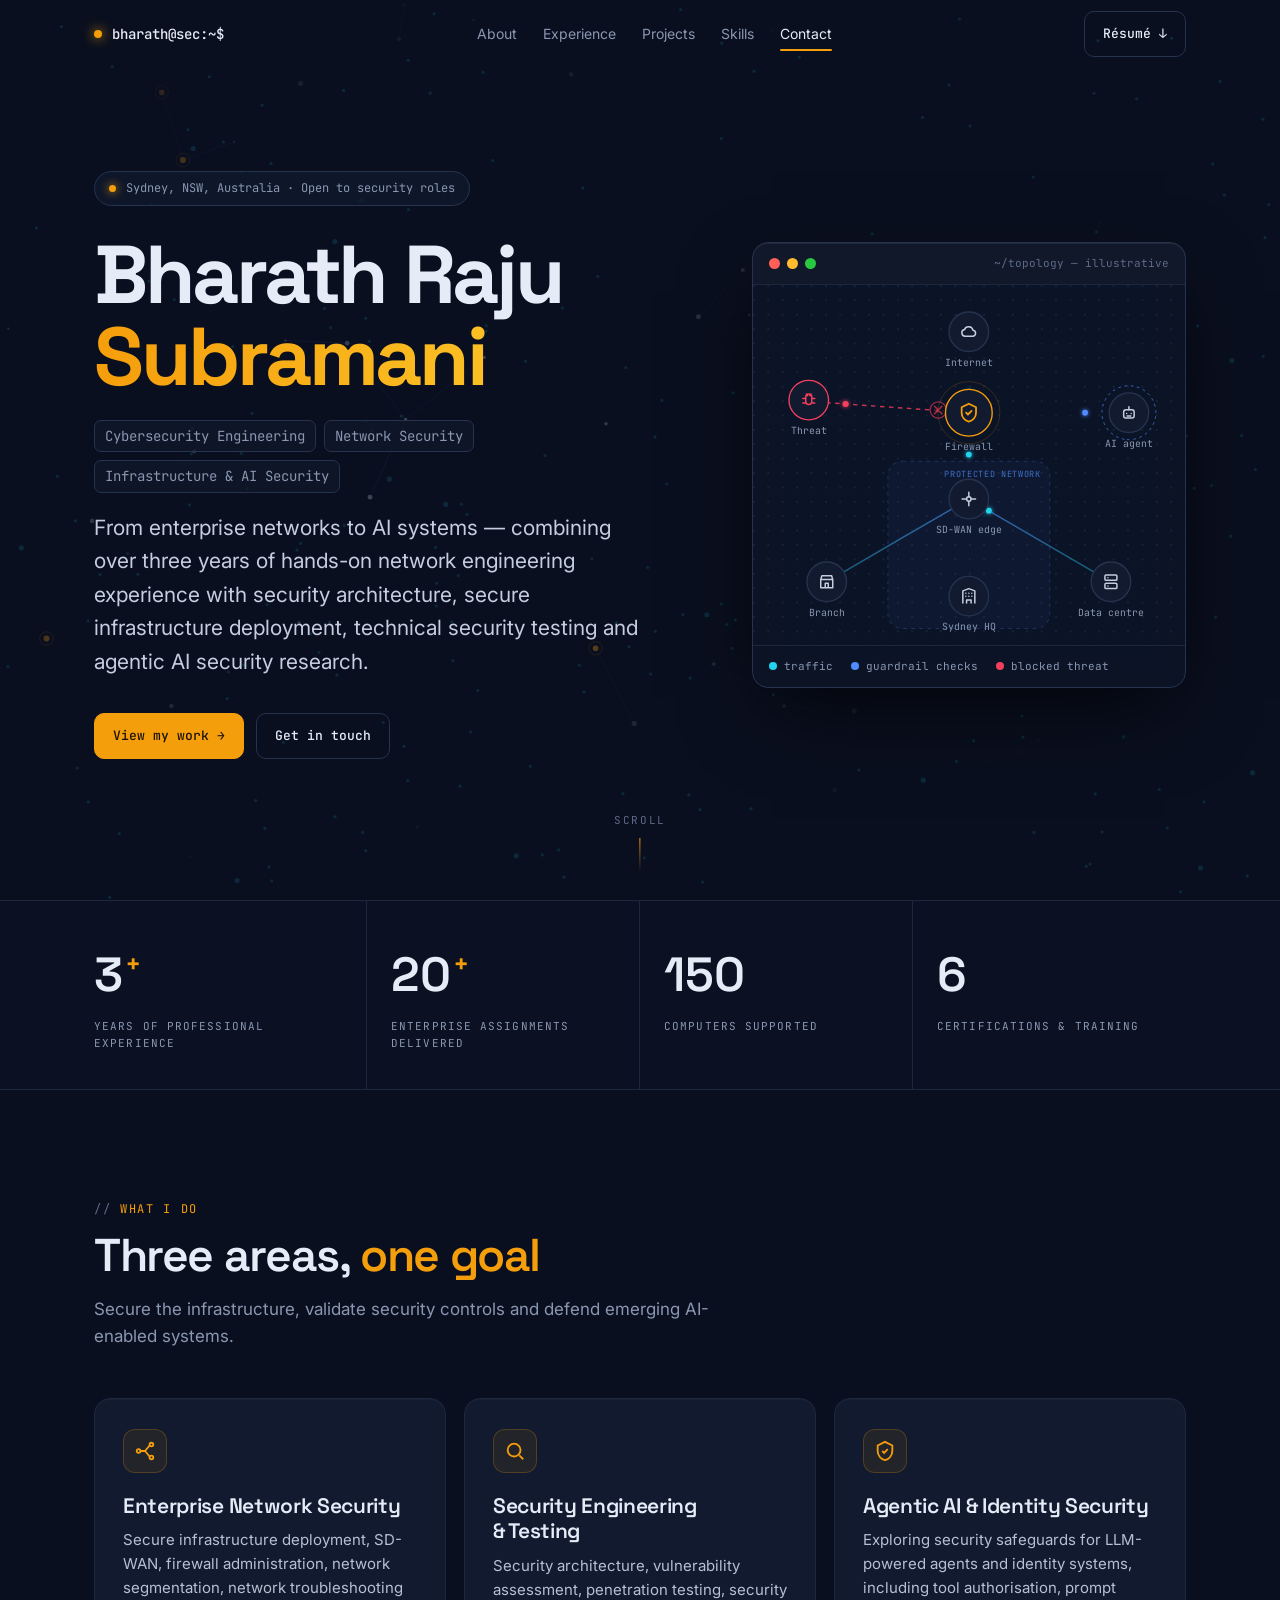
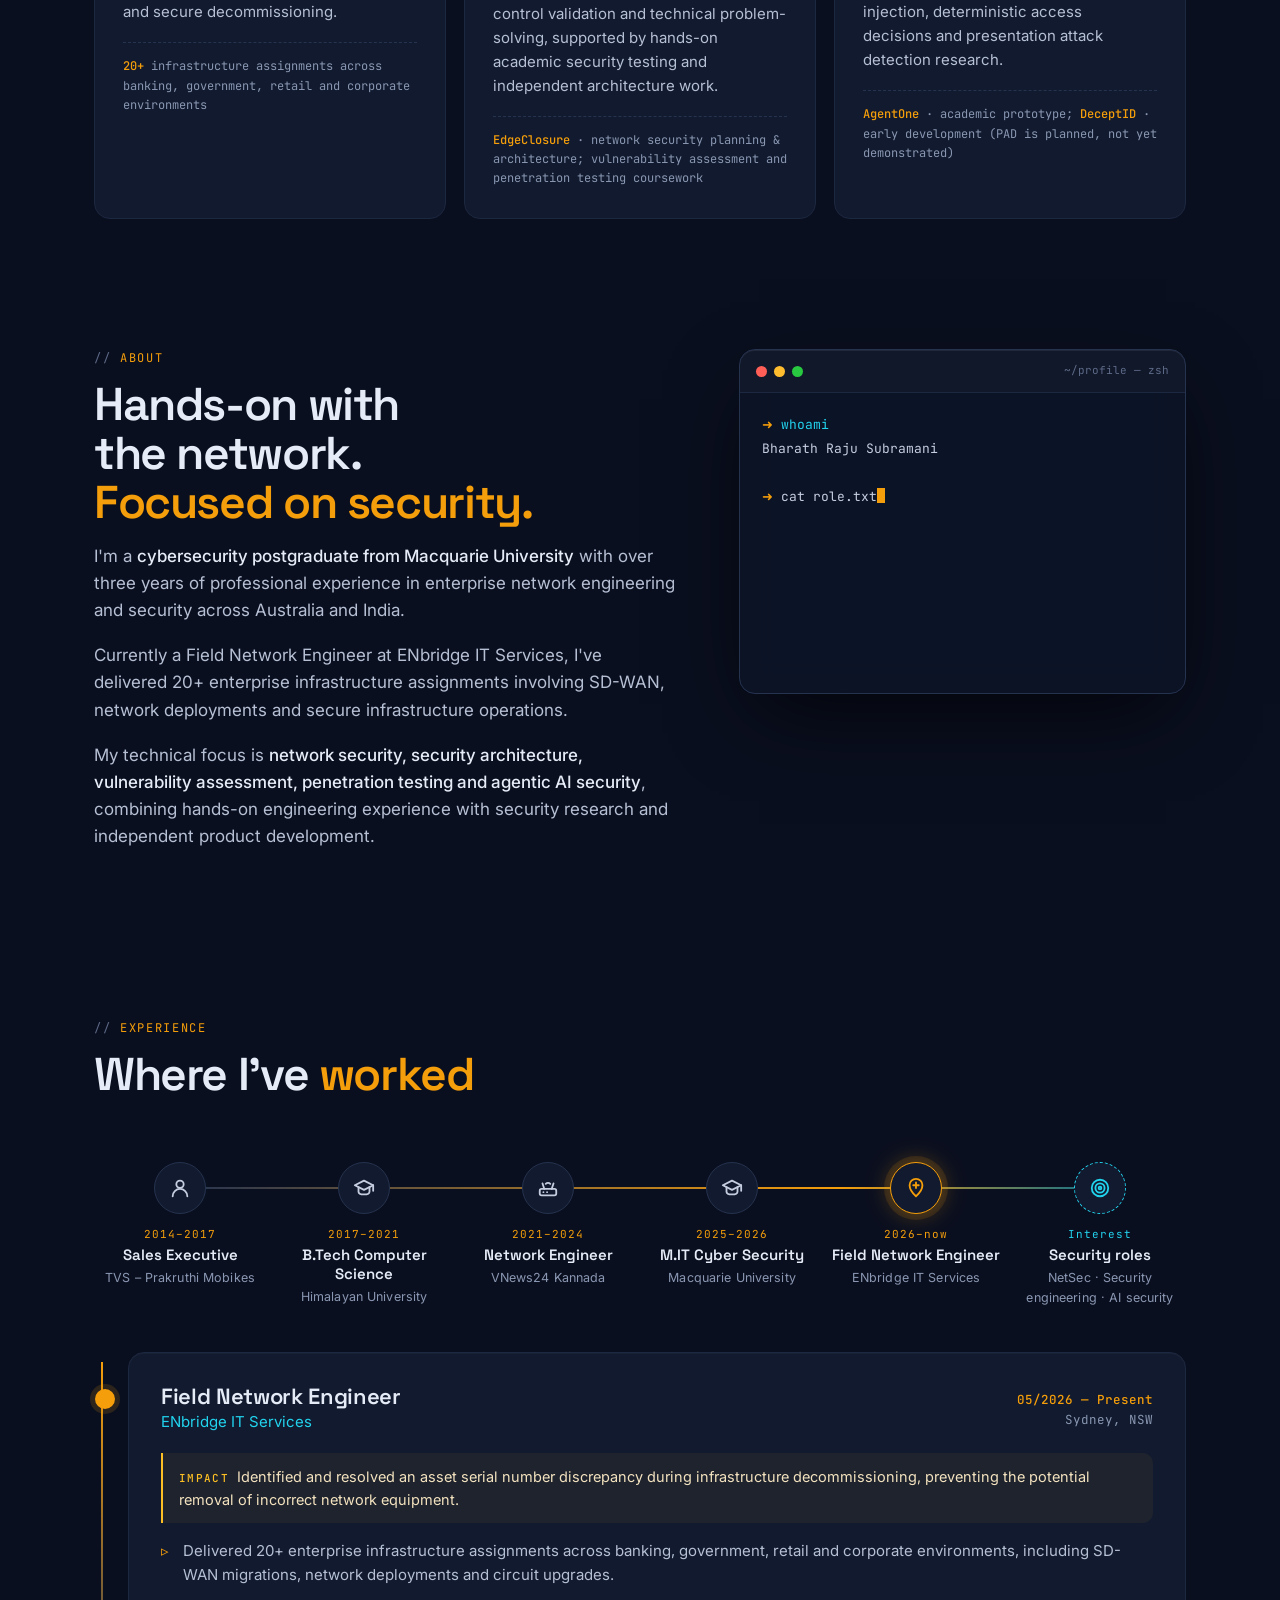
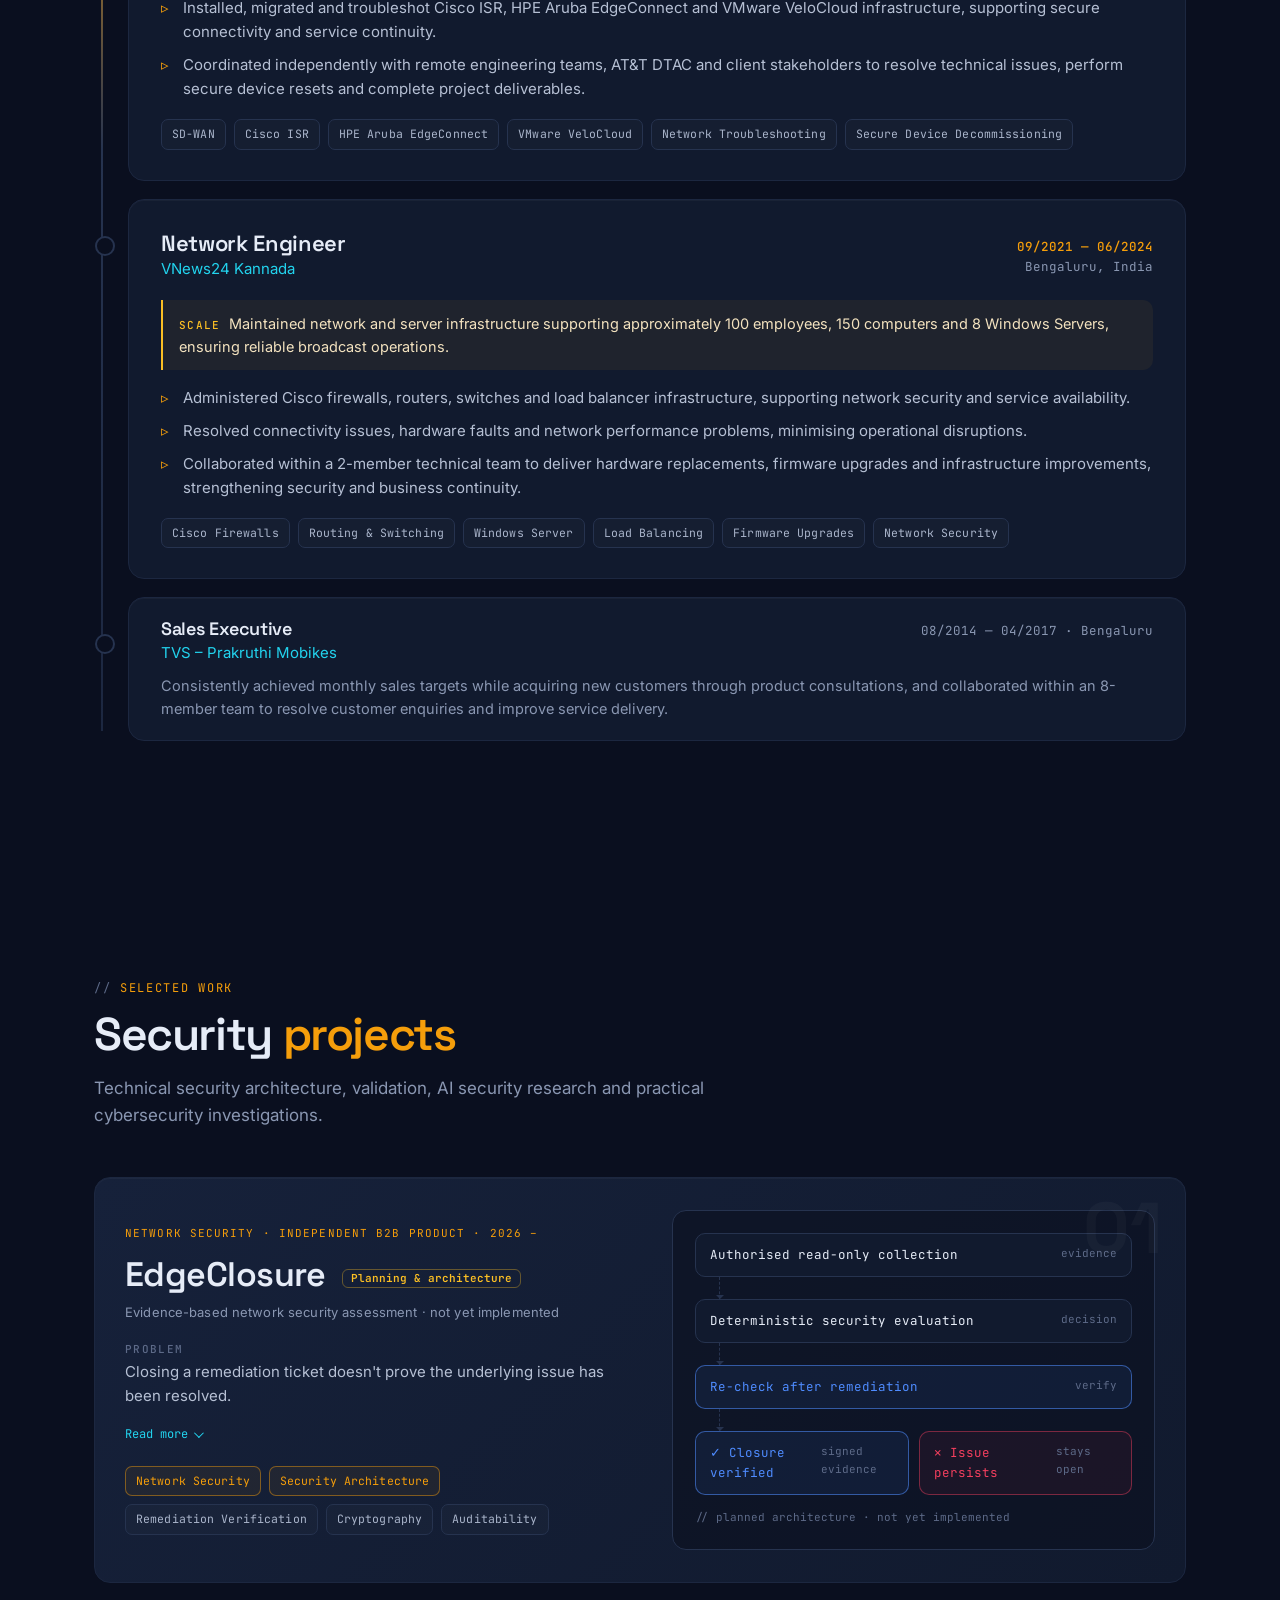
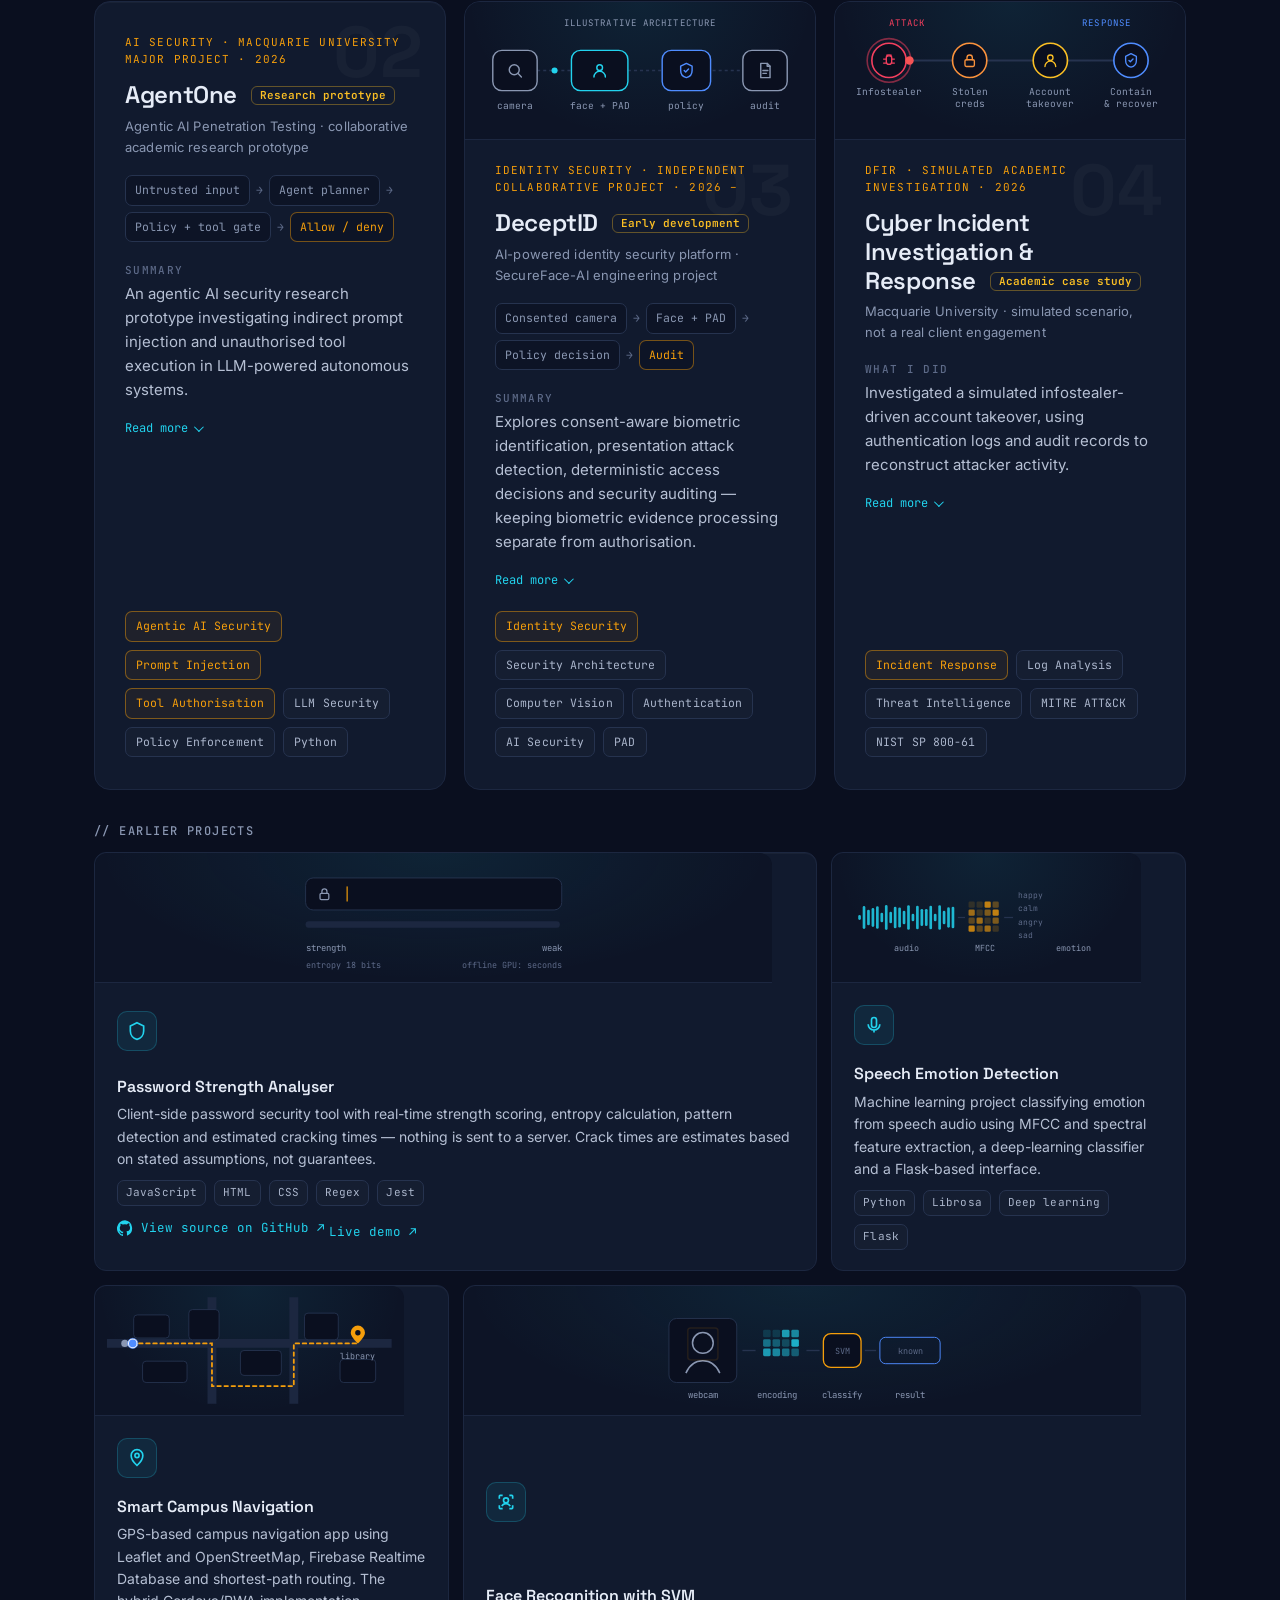
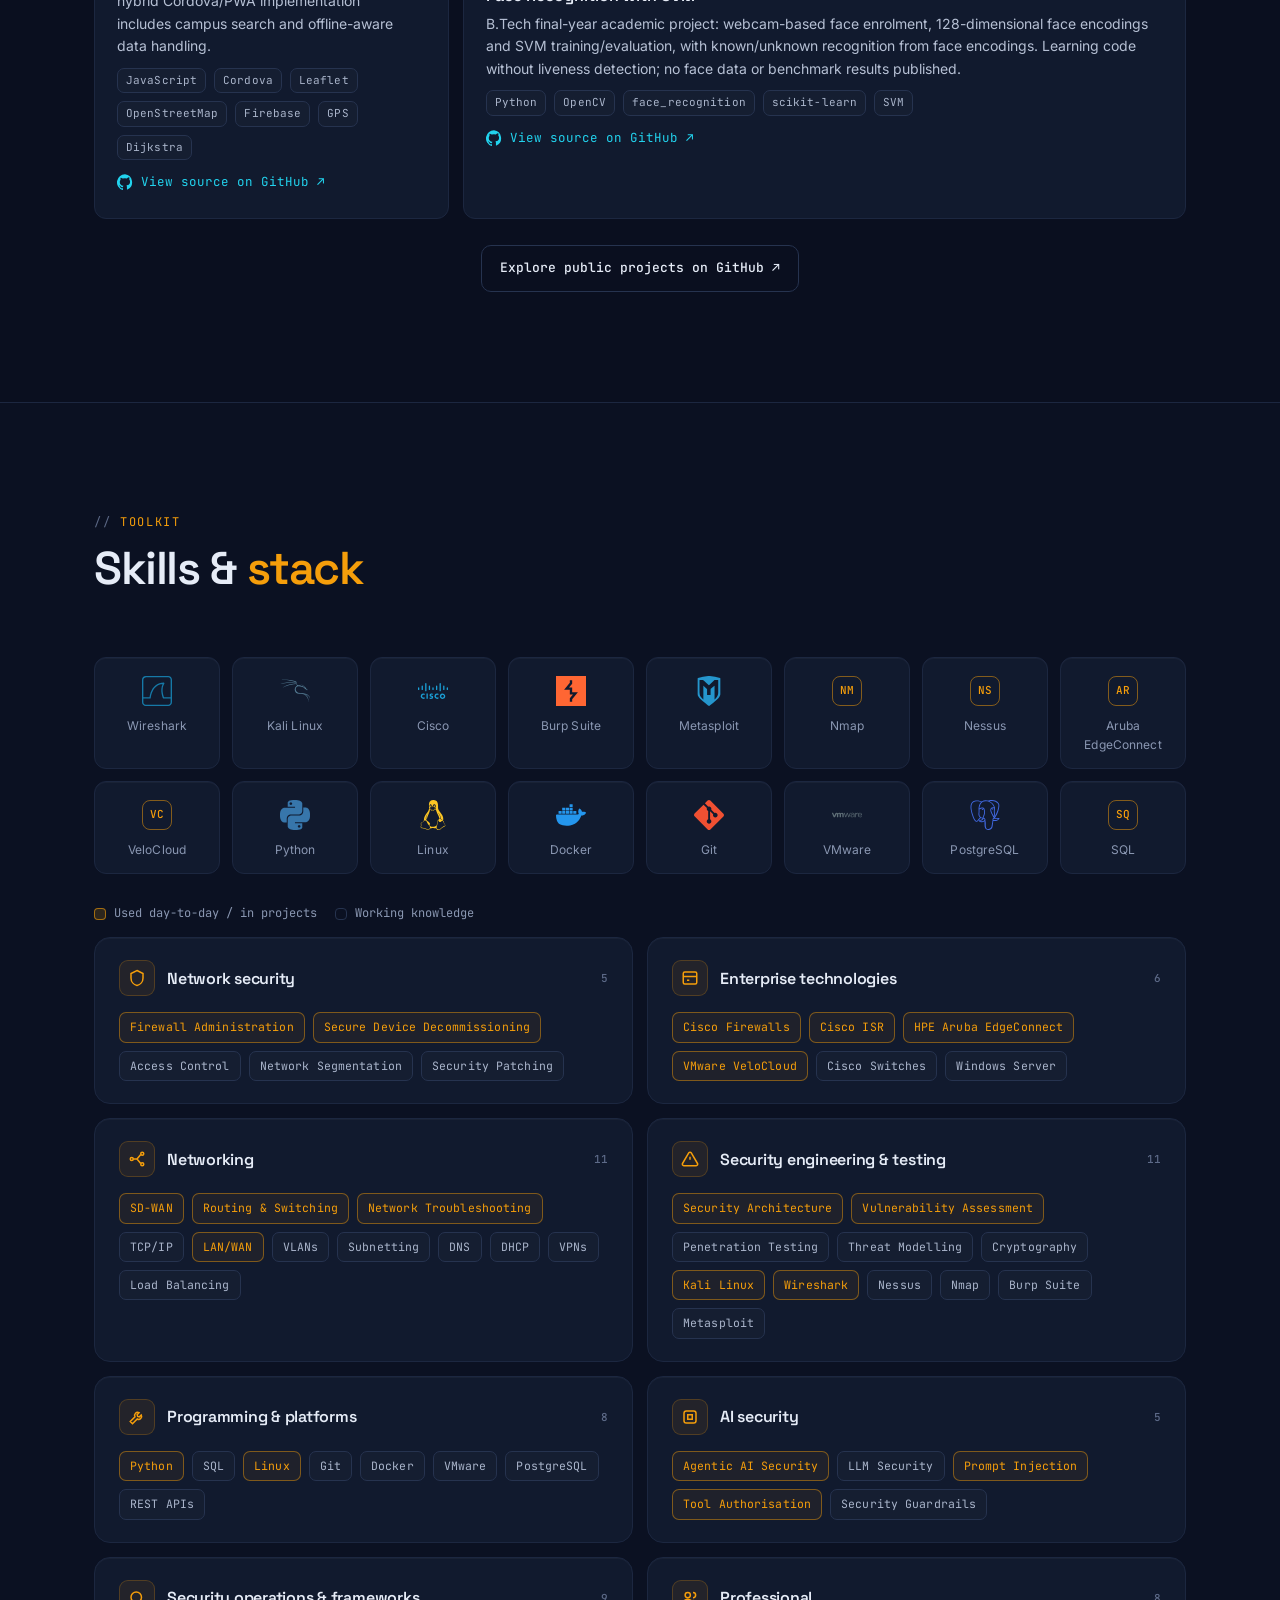
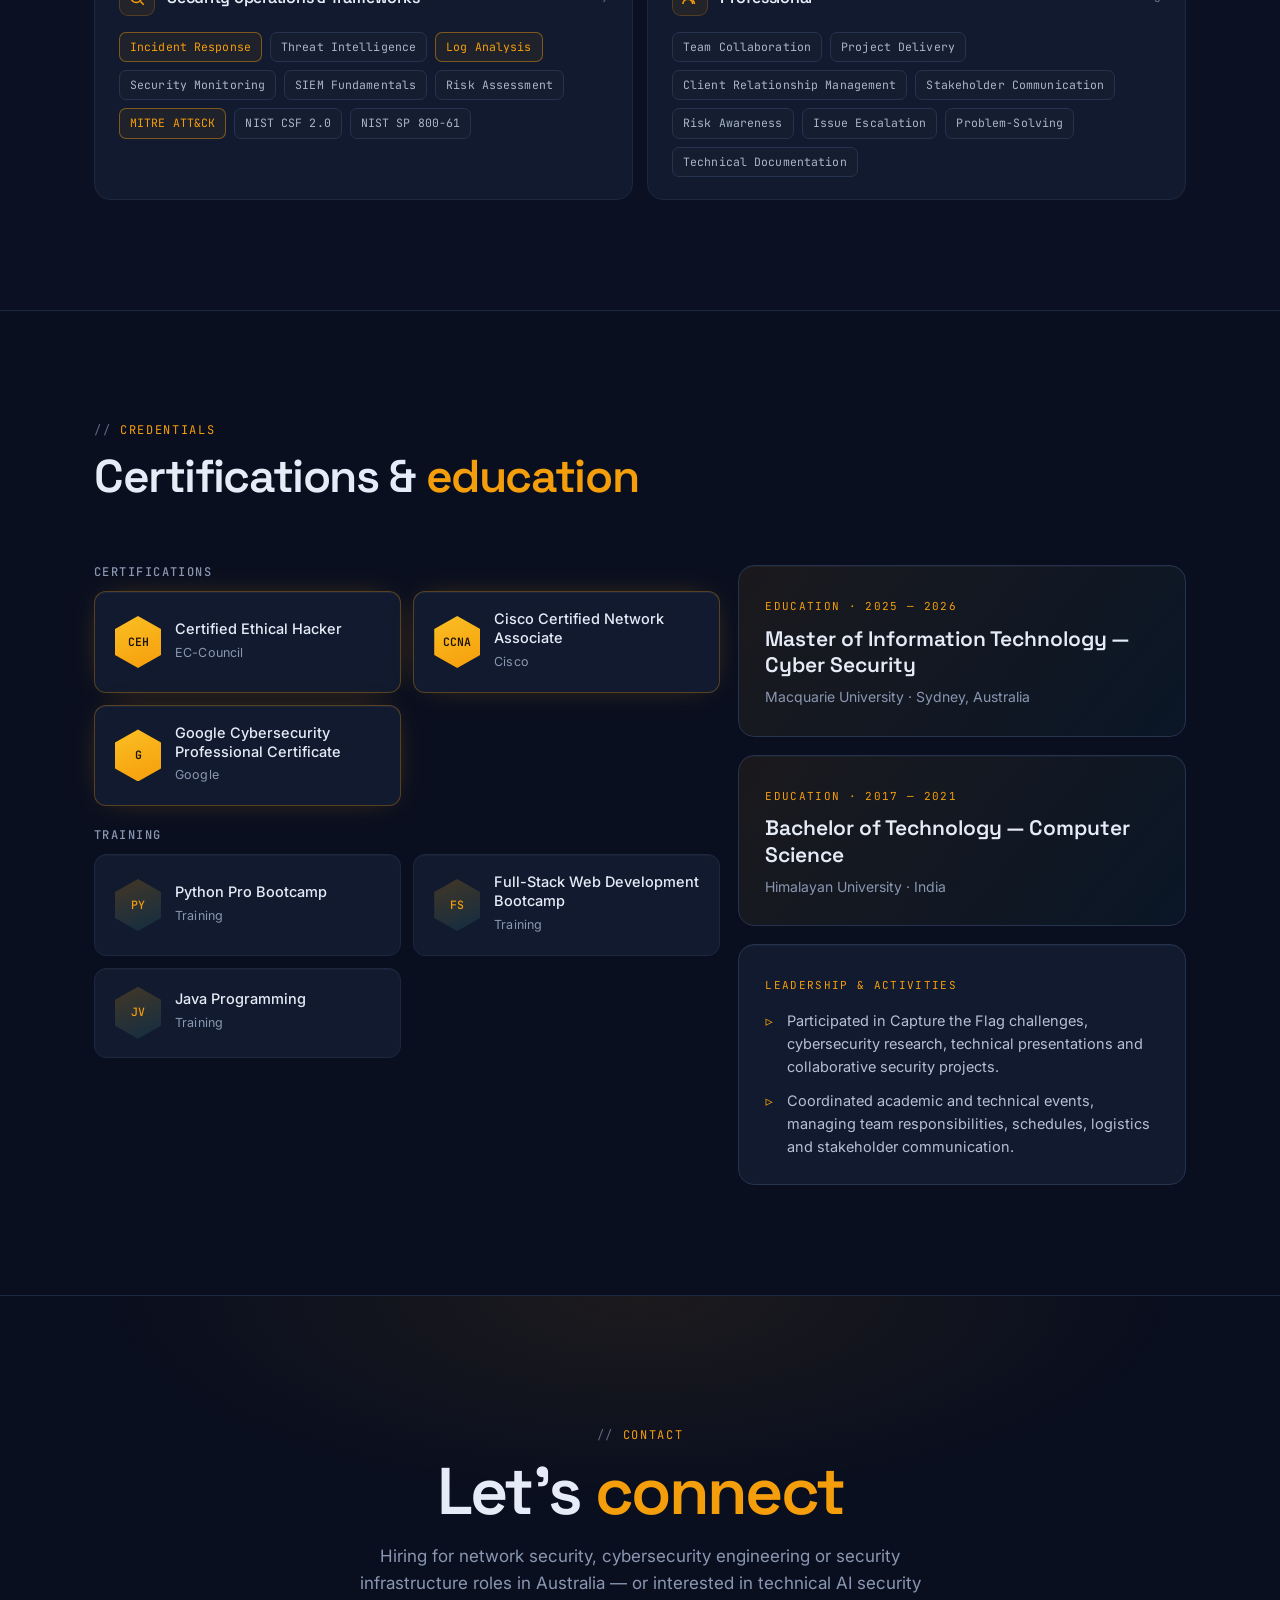
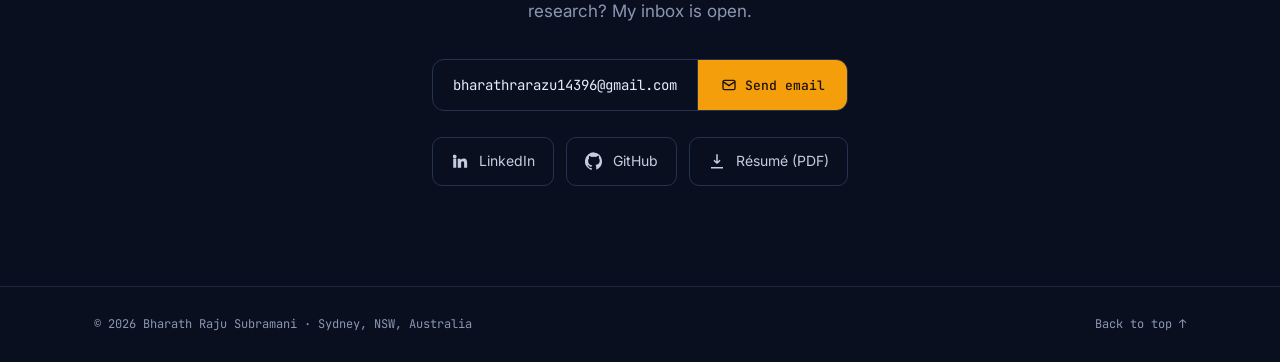
<file: index.html>
<!doctype html>
<html lang="en">
<head>
<meta charset="utf-8">
<meta name="viewport" content="width=device-width, initial-scale=1">
<title>Bharath Raju Subramani | Cybersecurity Engineering, Network Security &amp; AI Security</title>
<meta name="description" content="Cybersecurity postgraduate and Field Network Engineer in Sydney, Australia. Explore enterprise network security, secure infrastructure deployments, technical security testing, security architecture and agentic AI security projects.">
<meta name="author" content="Bharath Raju Subramani">
<meta name="theme-color" content="#0a0f1f">
<meta property="og:type" content="website">
<meta property="og:title" content="Bharath Raju Subramani | Cybersecurity Engineering, Network Security & AI Security">
<meta property="og:description" content="Cybersecurity postgraduate and Field Network Engineer in Sydney, Australia. Explore enterprise network security, secure infrastructure deployments, technical security testing, security architecture and agentic AI security projects.">
<meta name="twitter:title" content="Bharath Raju Subramani | Cybersecurity Engineering, Network Security & AI Security">
<meta name="twitter:description" content="Enterprise network security, secure infrastructure, security architecture and agentic AI security. Sydney, Australia.">
<meta property="og:url" content="https://bharathraju.is-a.dev/">
<link rel="canonical" href="https://bharathraju.is-a.dev/">
<meta property="og:image" content="https://bharathraju.is-a.dev/portfolio-featured.png?v=2">
<meta property="og:image:width" content="1200">
<meta property="og:image:height" content="630">
<meta property="og:image:type" content="image/png">
<meta property="og:image:alt" content="Bharath Raju Subramani — Professional Portfolio: Cybersecurity, Network Engineering and AI Security">
<meta name="twitter:card" content="summary_large_image">
<meta name="twitter:image" content="https://bharathraju.is-a.dev/portfolio-featured.png?v=2">
<meta name="twitter:image:alt" content="Bharath Raju Subramani — Professional Portfolio">
<link rel="icon" href="data:image/svg+xml,%3Csvg xmlns='http://www.w3.org/2000/svg' viewBox='0 0 64 64'%3E%3Crect width='64' height='64' rx='14' fill='%230a0f1f'/%3E%3Cpath d='M32 10l18 8v13c0 11-7.7 19.6-18 23-10.3-3.4-18-12-18-23V18z' fill='none' stroke='%23f59e0b' stroke-width='4'/%3E%3Ccircle cx='32' cy='31' r='5' fill='%23f59e0b'/%3E%3C/svg%3E">
<link rel="preconnect" href="https://fonts.googleapis.com">
<link rel="preconnect" href="https://fonts.gstatic.com" crossorigin>
<link href="https://fonts.googleapis.com/css2?family=Space+Grotesk:wght@400;500;600;700&family=Inter:wght@400;500;600&family=JetBrains+Mono:wght@400;500&display=swap" rel="stylesheet">
<link rel="stylesheet" href="css/style.css">
<script type="application/ld+json">
{"@context":"https://schema.org","@type":"Person","name":"Bharath Raju Subramani","jobTitle":"Field Network Engineer","worksFor":{"@type":"Organization","name":"ENbridge IT Services"},"alumniOf":[{"@type":"CollegeOrUniversity","name":"Macquarie University"},{"@type":"CollegeOrUniversity","name":"Himalayan University"}],"address":{"@type":"PostalAddress","addressLocality":"Sydney","addressRegion":"NSW","addressCountry":"AU"},"url":"https://bharathraju.is-a.dev/","sameAs":["https://www.linkedin.com/in/bharathrajusubramani/","https://github.com/bharathraju-sec"],"knowsAbout":["Network Security","Firewall Administration","SD-WAN","Security Architecture","Vulnerability Assessment","Penetration Testing","Agentic AI Security","Incident Response"]}
</script>
<!-- Content lives in js/data.js; js/graphics.js draws the SVG art; js/render.js builds the page; js/main.js adds the interactions. -->
<script src="js/data.js" defer></script>
<script src="js/logos.js" defer></script>
<script src="js/graphics.js" defer></script>
<script src="js/render.js" defer></script>
<script src="js/main.js" defer></script>
<script src="js/extras.js" defer></script>
<script>window.va = window.va || function () { (window.vaq = window.vaq || []).push(arguments); };</script>
<script>if (matchMedia('(max-width: 760px), (pointer: coarse)').matches) { var s = document.createElement('script'); s.defer = true; s.src = '/_vercel/insights/script.js'; document.head.appendChild(s); }</script>
</head>
<body>
<a class="skip" href="#main">Skip to content</a>

<nav class="nav" id="nav" aria-label="Main">
  <div class="wrap">
    <a href="#top" class="brand" id="brand"></a>
    <div class="links" id="links"></div>
    <a href="resume.pdf" class="btn" data-resume download>Résumé ↓</a>
    <button class="menu-btn" id="menuBtn" aria-label="Open menu" aria-expanded="false" aria-controls="sheet" aria-haspopup="dialog">☰</button>
  </div>
  <div class="progress" id="progress"></div>
</nav>

<!-- Mobile menu: a sheet you can drag down to dismiss -->
<div class="scrim" id="scrim" hidden></div>
<div class="sheet" id="sheet" role="dialog" aria-modal="true" aria-label="Menu" tabindex="-1" hidden>
  <div class="grabber" aria-hidden="true"></div>
  <div class="sheet-title">Menu</div>
  <nav class="sheet-links" id="sheetLinks" aria-label="Sections"></nav>
  <div class="sheet-actions">
    <a href="resume.pdf" class="btn primary" data-resume download>Résumé ↓</a>
    <a href="#contact" class="btn" id="sheetContact">Contact</a>
  </div>
</div>

<header class="hero" id="top">
  <canvas id="net" aria-hidden="true"></canvas>
  <div class="wrap">
    <div id="heroText">
      <!-- static fallback (replaced by js/render.js): real name and headline for crawlers and no-JS visitors -->
      <div class="status"><i></i>Sydney, NSW, Australia · Open to security roles</div>
      <div class="h1-wrap"><h1 id="heroName">Bharath Raju<br><span class="grad">Subramani</span></h1></div>
      <div class="role"><span>Cybersecurity Engineering</span><span>Network Security</span><span>Infrastructure &amp; AI Security</span></div>
      <p class="tagline">From enterprise networks to AI systems — combining over three years of hands-on network engineering experience with security architecture, secure infrastructure deployment, technical security testing and agentic AI security research.</p>
      <div class="cta"><a href="#projects" class="btn primary">View my work →</a> <a href="#contact" class="btn">Get in touch</a></div>
    </div>
    <figure class="map-card">
      <div class="term-bar"><b></b><b></b><b></b><span>~/topology — illustrative</span></div>
      <div id="heroMap"></div>
      <figcaption class="map-legend">
        <span><i style="background:var(--accent-2)"></i>traffic</span>
        <span><i style="background:var(--ok)"></i>guardrail checks</span>
        <span><i style="background:var(--bad)"></i>blocked threat</span>
      </figcaption>
    </figure>
  </div>
  <div class="scroll-hint" aria-hidden="true">SCROLL<i></i></div>
</header>

<main id="main">
  <!-- static fallback (replaced by js/render.js): the real figures, never zero placeholders -->
  <div class="stats"><div class="wrap">
    <div class="stat"><div class="n">3<sup>+</sup></div><div class="t">Years of professional experience</div></div>
    <div class="stat"><div class="n">20<sup>+</sup></div><div class="t">Enterprise assignments delivered</div></div>
    <div class="stat"><div class="n">150</div><div class="t">Computers supported</div></div>
    <div class="stat"><div class="n">6</div><div class="t">Certifications &amp; training</div></div>
  </div></div>
  <noscript>
    <section><div class="wrap">
      <h2>Bharath Raju Subramani</h2>
      <p class="lede">Cybersecurity Engineering · Network Security · Infrastructure &amp; AI Security — Sydney, NSW.
        This site needs JavaScript. You can still <a href="resume.pdf" style="color:var(--accent)">download my résumé</a>
        or email <a href="mailto:bharathrarazu14396@gmail.com" style="color:var(--accent)">bharathrarazu14396@gmail.com</a>.</p>
    </div></section>
  </noscript>
</main>

<footer>
  <div class="wrap">
    <span id="footerText"></span>
    <a href="#top">Back to top ↑</a>
  </div>
</footer>
</body>
</html>
</file>
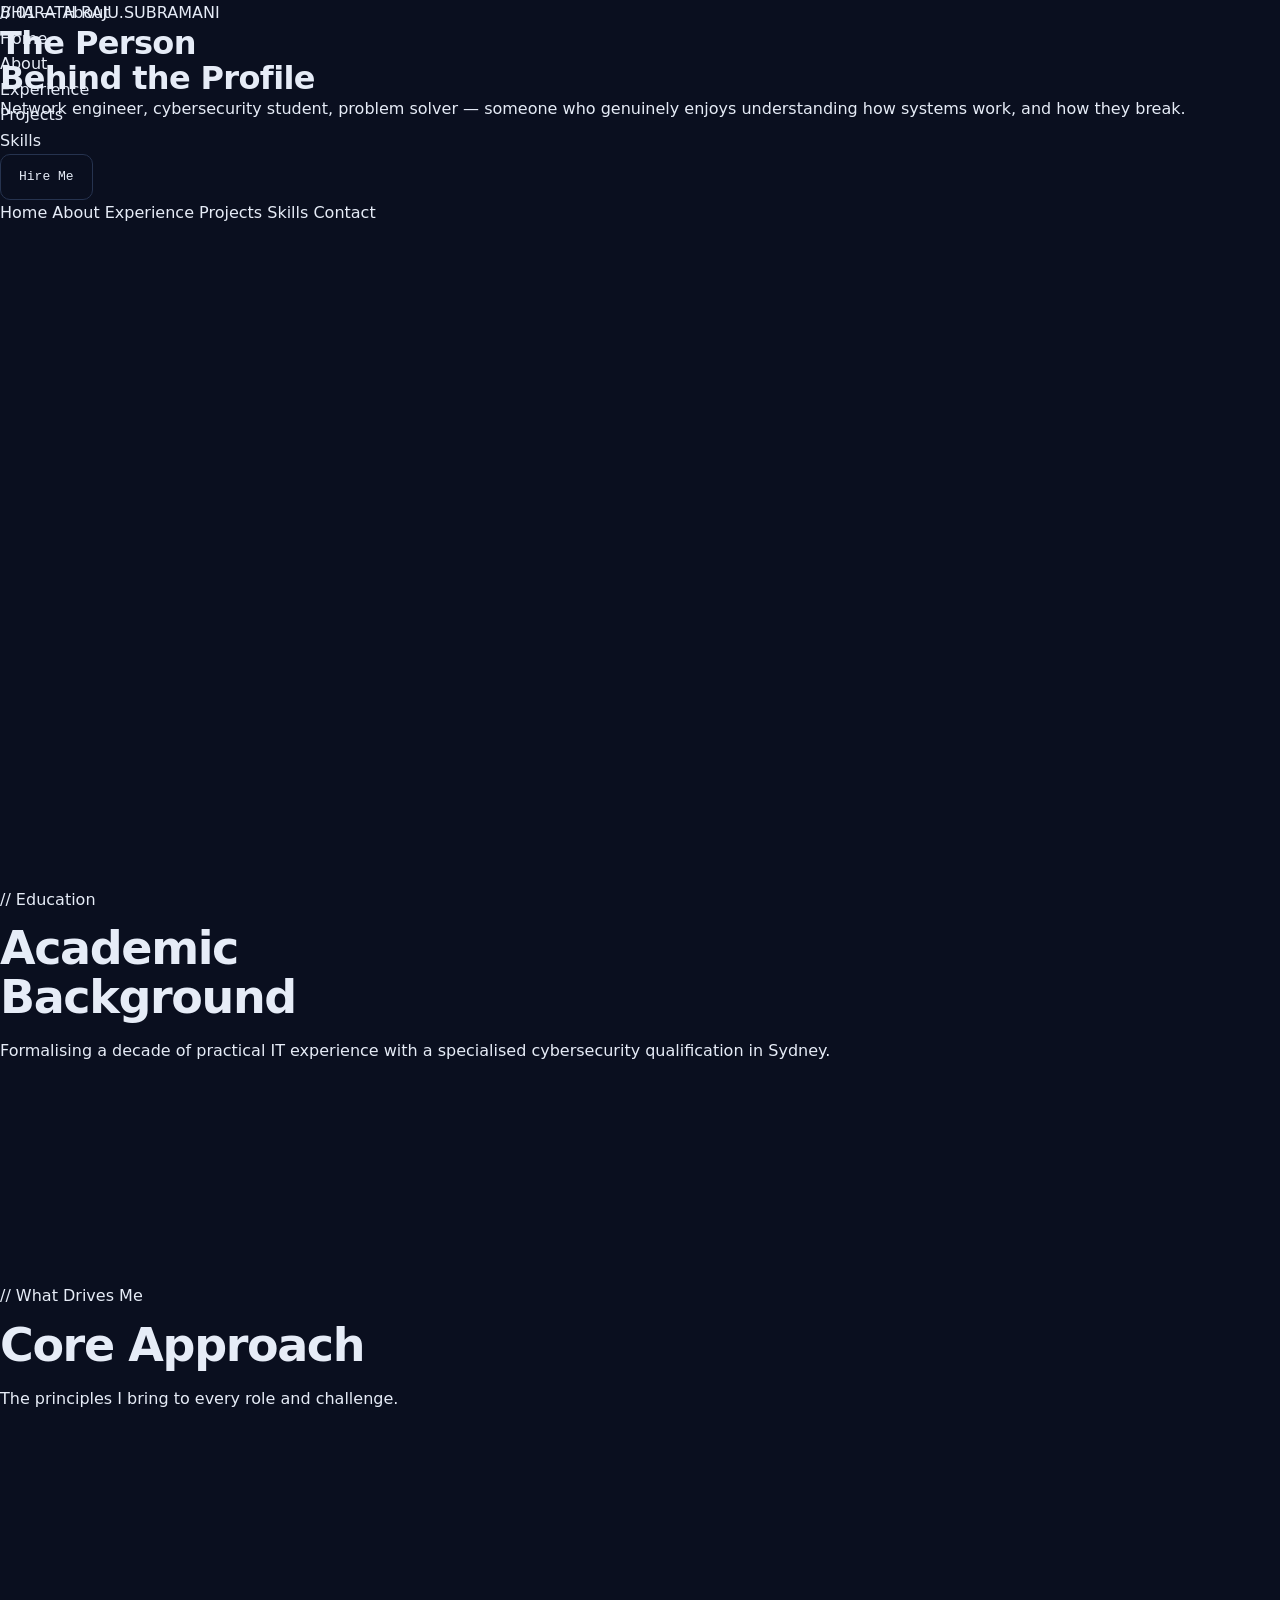
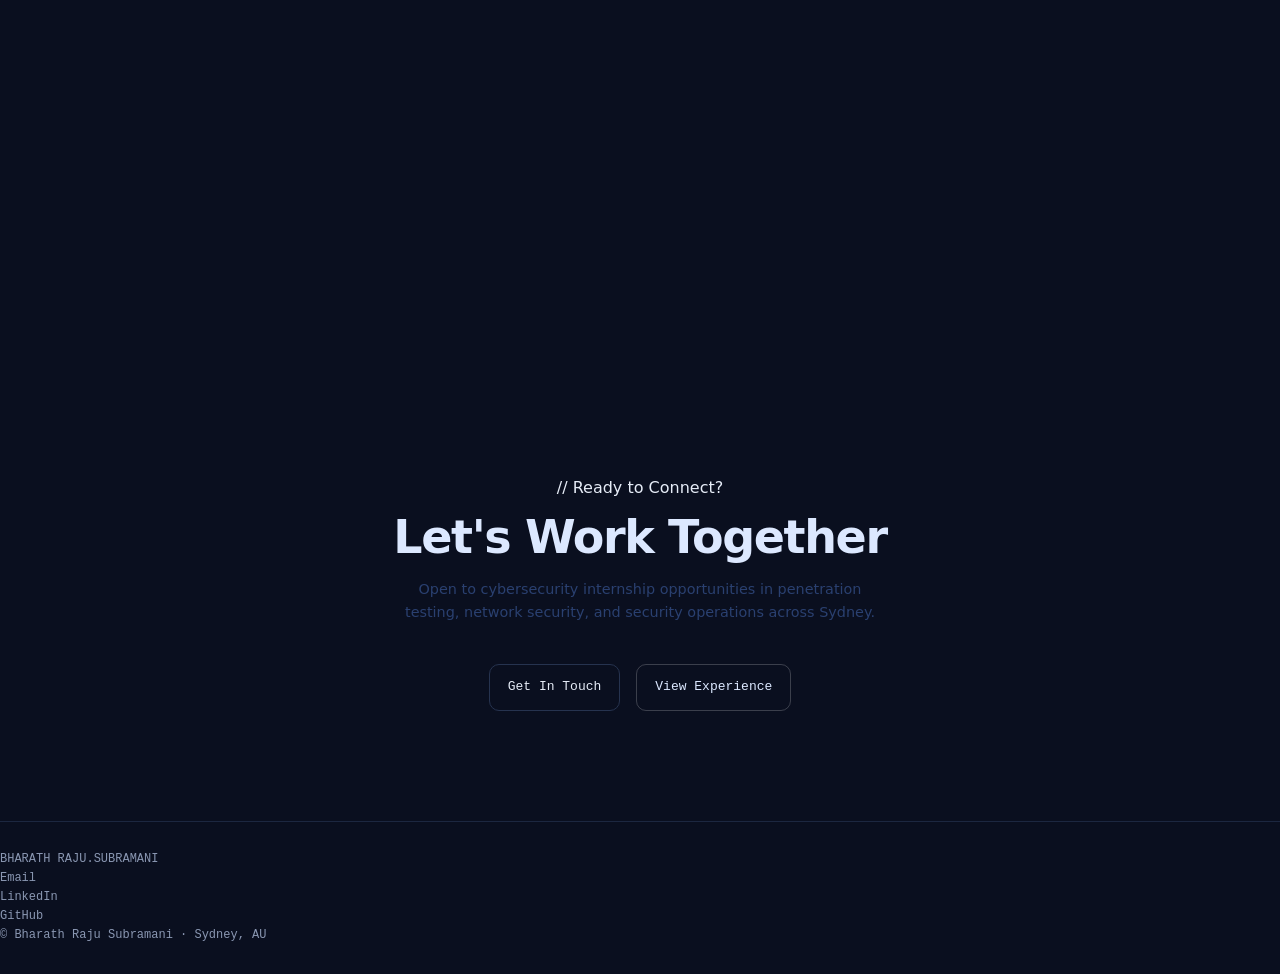
<file: pages/about.html>
<!DOCTYPE html>
<html lang="en">
<head>
  <meta charset="UTF-8">
  <meta name="viewport" content="width=device-width, initial-scale=1.0">
  <title>About — Bharath Raju Subramani</title>
  <link rel="stylesheet" href="../css/style.css">
  <style>
    .values-grid { display: grid; grid-template-columns: repeat(3,1fr); gap: 1.2rem; }
    .value-card { background: var(--white); border: 1px solid var(--border); padding: 1.8rem; border-radius: var(--radius); text-align: center; transition: all 0.25s; }
    .value-card:hover { border-color: rgba(0,87,255,0.2); box-shadow: var(--shadow); transform: translateY(-3px); }
    .value-icon  { font-size: 2rem; margin-bottom: 0.8rem; }
    .value-title { font-family: 'Syne', sans-serif; font-size: 0.88rem; font-weight: 700; color: var(--navy); margin-bottom: 0.4rem; }
    .value-body  { font-size: 0.76rem; color: var(--muted); line-height: 1.7; }
    @media (max-width:1024px) { .values-grid { grid-template-columns: 1fr 1fr; } }
    @media (max-width:640px)  { .values-grid { grid-template-columns: 1fr; } }
  </style>
</head>
<body>

  <div id="nav-placeholder"></div>

  <div class="page-hero">
    <div class="page-hero-inner">
      <div class="section-label">// 01 — About</div>
      <h1>The Person<br>Behind the Profile</h1>
      <p>Network engineer, cybersecurity student, problem solver — someone who genuinely enjoys understanding how systems work, and how they break.</p>
    </div>
  </div>

  <!-- BIO + CARDS -->
  <section class="bg-white">
    <div class="container">
      <div class="about-grid">
        <div class="about-text reveal">
          <p>I'm <strong>Bharath Raju Subramani</strong>, a cybersecurity postgraduate student at Macquarie University, Sydney. With over four years of industry experience across broadcast media and enterprise environments in India and Australia, I've built a strong foundation in network infrastructure, enterprise support, and secure system operations.</p>
          <p>My most recent role as a <strong>Field Network Engineer at ENbridge IT Services</strong> in Sydney gave me hands-on exposure to real enterprise infrastructure deployments — installing, configuring, and troubleshooting network devices across client and vendor environments, coordinating ISP activations, and working alongside remote engineering teams.</p>
          <p>Before that, three years as a <strong>Network Engineer at VNews24 Kannada</strong> in Bengaluru built my core technical instincts: routers, switches, firewalls, load balancers, network security measures, performance monitoring, and documentation.</p>
          <p>I'm now channelling that deep infrastructure background into cybersecurity — specifically security operations, threat analysis, penetration testing, and building resilient digital environments. The network engineer in me knows exactly what attackers are looking for.</p>
        </div>
        <!-- Dynamically filled by render.js -->
        <div id="about-contact-cards" class="about-cards reveal"></div>
      </div>
    </div>
  </section>

  <!-- EDUCATION -->
  <section id="education" class="bg-bg" style="scroll-margin-top:80px;">
    <div class="container">
      <div class="section-label">// Education</div>
      <h2 class="section-title">Academic<br>Background</h2>
      <p class="section-sub">Formalising a decade of practical IT experience with a specialised cybersecurity qualification in Sydney.</p>
      <!-- Dynamically filled by render.js -->
      <div id="education-cards"></div>
    </div>
  </section>

  <!-- VALUES -->
  <section class="bg-white">
    <div class="container">
      <div class="section-label">// What Drives Me</div>
      <h2 class="section-title">Core Approach</h2>
      <p class="section-sub">The principles I bring to every role and challenge.</p>
      <div class="values-grid">
        <div class="value-card reveal"><div class="value-icon">🔍</div><div class="value-title">Think Like an Attacker</div><div class="value-body">Understanding how systems are exploited is the foundation of effective defence. I apply an offensive mindset to every security challenge.</div></div>
        <div class="value-card reveal reveal-delay-1"><div class="value-icon">⚙️</div><div class="value-title">Infrastructure First</div><div class="value-body">Years configuring real-world routers, switches, and firewalls give me intuitions about attack surfaces that purely theoretical study can't replicate.</div></div>
        <div class="value-card reveal reveal-delay-2"><div class="value-icon">📋</div><div class="value-title">Document Everything</div><div class="value-body">From network configs to vulnerability reports — clear, structured documentation is a core professional discipline I take seriously.</div></div>
        <div class="value-card reveal"><div class="value-icon">🤝</div><div class="value-title">Team-Oriented</div><div class="value-body">Whether working with field technicians, remote teams, or academic peers, I adapt quickly to collaborative environments.</div></div>
        <div class="value-card reveal reveal-delay-1"><div class="value-icon">📈</div><div class="value-title">Continuously Learning</div><div class="value-body">CTF challenges, security research, coursework — I'm always pushing the edge of what I know and building toward the next challenge.</div></div>
        <div class="value-card reveal reveal-delay-2"><div class="value-icon">🌏</div><div class="value-title">Cross-Cultural Fluency</div><div class="value-body">Five languages spoken, experience across India and Australia — I communicate well across diverse teams and environments.</div></div>
      </div>
    </div>
  </section>

  <!-- CTA -->
  <section class="bg-navy">
    <div class="container" style="text-align:center;">
      <div class="section-label" style="justify-content:center;display:flex;">// Ready to Connect?</div>
      <h2 class="section-title" style="color:#dce8ff;margin-bottom:1rem;">Let's Work Together</h2>
      <p style="font-size:.9rem;color:#2a4070;margin-bottom:2.5rem;max-width:480px;margin-left:auto;margin-right:auto;">Open to cybersecurity internship opportunities in penetration testing, network security, and security operations across Sydney.</p>
      <div style="display:flex;gap:1rem;justify-content:center;flex-wrap:wrap;">
        <a href="contact.html" class="btn btn-accent">Get In Touch</a>
        <a href="experience.html" class="btn btn-outline" style="color:#dce8ff;border-color:rgba(255,255,255,0.2);">View Experience</a>
      </div>
    </div>
  </section>

  <div id="footer-placeholder"></div>

  <script src="../js/data.js"></script>
  <script src="../js/nav.js"></script>
  <script src="../js/render.js"></script>
  <script src="../js/main.js"></script>
</body>
</html>
</file>
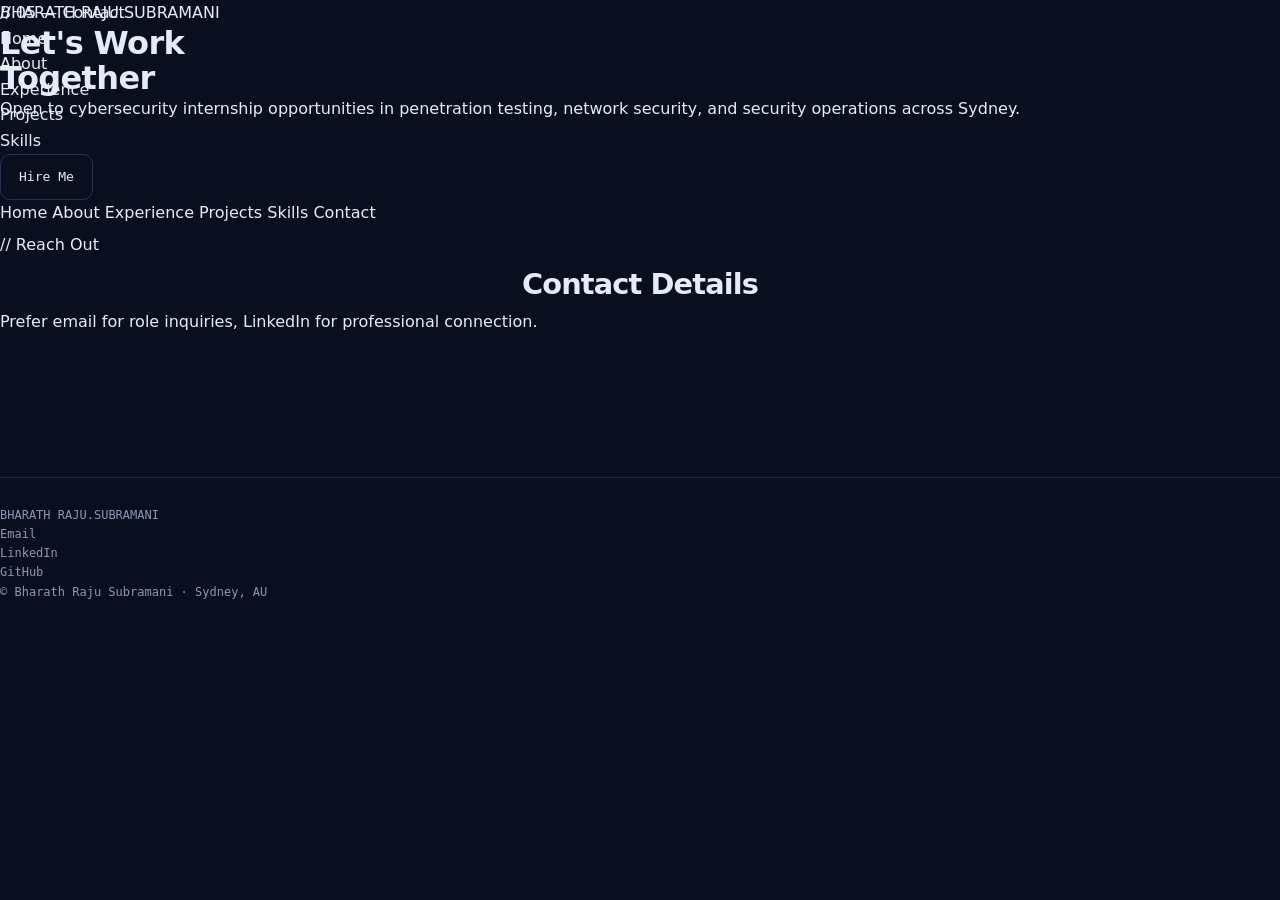
<file: pages/contact.html>
<!DOCTYPE html>
<html lang="en">
<head>
  <meta charset="UTF-8">
  <meta name="viewport" content="width=device-width, initial-scale=1.0">
  <title>Contact — Bharath Raju Subramani</title>
  <link rel="stylesheet" href="../css/style.css">
</head>
<body>

  <div id="nav-placeholder"></div>

  <div class="page-hero">
    <div class="page-hero-inner">
      <div class="section-label">// 05 — Contact</div>
      <h1>Let's Work<br>Together</h1>
      <p>Open to cybersecurity internship opportunities in penetration testing, network security, and security operations across Sydney.</p>
    </div>
  </div>

  <section class="bg-bg">
    <div class="container">
      <div class="contact-layout">

        <!-- Left: cards + availability — filled by render.js -->
        <div>
          <div class="section-label">// Reach Out</div>
          <h2 class="section-title" style="font-size:1.8rem;margin-bottom:.6rem;text-align:center;">Contact Details</h2>
          <p class="section-sub" style="margin-bottom:2rem;">Prefer email for role inquiries, LinkedIn for professional connection.</p>
          <div id="contact-cards" class="contact-cards reveal"></div>
          <!--<div class="avail-widget reveal reveal-delay-1">
            <div class="aw-title">Availability Status</div>
            <div id="avail-widget-rows"></div>
          </div> -->
        </div>

        <!-- Right: contact form (static — no data needed)
        <div class="contact-form reveal reveal-delay-1">
          <div class="form-title">Send a Message</div>
          <div class="form-sub">Fill out the form and I'll get back to you within 24 hours.</div>
          <form id="contact-form" novalidate>
            <div class="form-row">
              <div class="form-group">
                <label class="form-label" for="name">Your Name *</label>
                <input class="form-input" type="text" id="name" placeholder="Jane Smith" required>
              </div>
              <div class="form-group">
                <label class="form-label" for="company">Company</label>
                <input class="form-input" type="text" id="company" placeholder="Acme Security">
              </div>
            </div>
            <div class="form-group">
              <label class="form-label" for="email">Email Address *</label>
              <input class="form-input" type="email" id="email" placeholder="jane@company.com" required>
            </div>
            <div class="form-group">
              <label class="form-label" for="subject">Subject</label>
              <select class="form-select" id="subject">
                <option value="">Select a topic...</option>
                <option value="internship">Internship Opportunity</option>
                <option value="role">Graduate / Full-time Role</option>
                <option value="collab">Collaboration</option>
                <option value="other">Other</option>
              </select>
            </div>
            <div class="form-group">
              <label class="form-label" for="message">Message *</label>
              <textarea class="form-textarea" id="message" placeholder="I'd love to discuss an internship opportunity in our security operations team..." required></textarea>
            </div>
            <div class="form-footer">
              <span class="form-note">* Required fields</span>
              <button type="submit" class="btn btn-primary">Send Message →</button>
            </div>
          </form>
          <div class="form-success" id="form-success">
            ✓ Message sent! I'll get back to you within 24 hours.
          </div>
        </div>
-->
      </div>
    </div>
  </section>

  <div id="footer-placeholder"></div>

  <script src="../js/data.js"></script>
  <script src="../js/nav.js"></script>
  <script src="../js/render.js"></script>
  <script src="../js/main.js"></script>
</body>
</html>
</file>
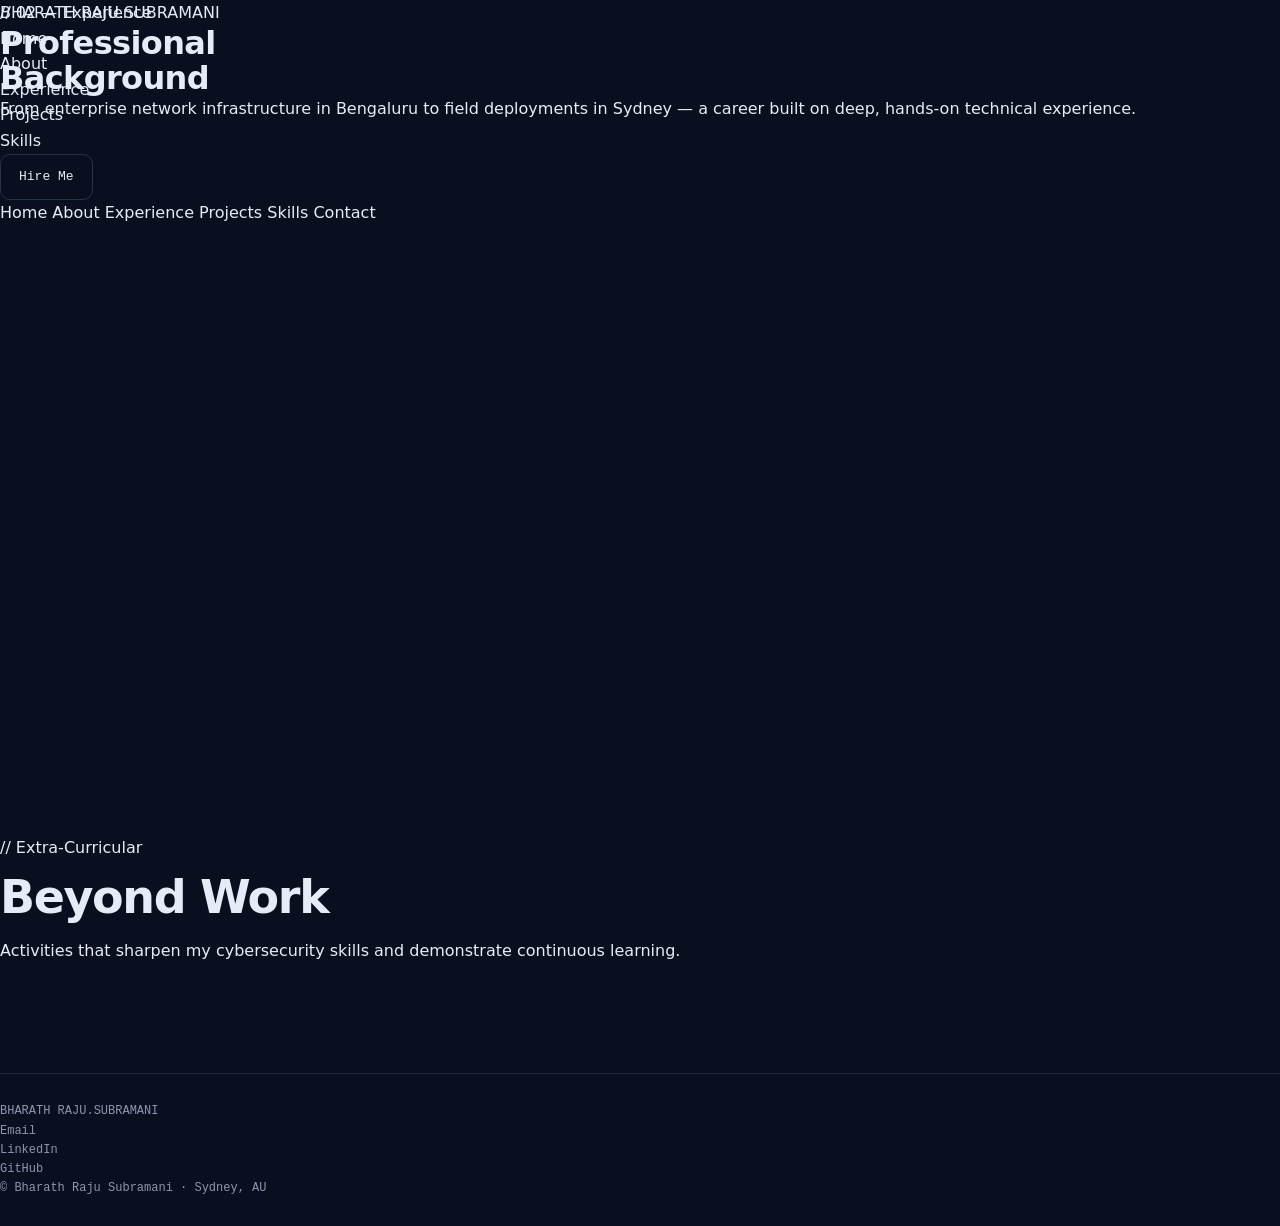
<file: pages/experience.html>
<!DOCTYPE html>
<html lang="en">
<head>
  <meta charset="UTF-8">
  <meta name="viewport" content="width=device-width, initial-scale=1.0">
  <title>Experience — Bharath Raju Subramani</title>
  <link rel="stylesheet" href="../css/style.css">
</head>
<body>

  <div id="nav-placeholder"></div>

  <div class="page-hero">
    <div class="page-hero-inner">
      <div class="section-label">// 02 — Experience</div>
      <h1>Professional<br>Background</h1>
      <p>From enterprise network infrastructure in Bengaluru to field deployments in Sydney — a career built on deep, hands-on technical experience.</p>
    </div>
  </div>

  <section class="bg-bg">
    <div class="container">
      <div class="exp-layout">

        <!-- Timeline — filled by render.js -->
        <div id="experience-timeline" class="exp-grid"></div>

        <!-- Sidebar -->
        <aside class="exp-sidebar">
          <div class="sidebar-card reveal">
            <div class="sidebar-title">Career Summary</div>
            <!-- filled by render.js -->
            <div id="career-summary"></div>
          </div>
          <div class="sidebar-card reveal reveal-delay-1">
            <div class="sidebar-title">Key Technical Skills</div>
            <div class="sidebar-item"><span class="sidebar-dot"></span>Routers, Switches, Firewalls</div>
            <div class="sidebar-item"><span class="sidebar-dot"></span>ISP Coordination & Migration</div>
            <div class="sidebar-item"><span class="sidebar-dot"></span>Network Security Measures</div>
            <div class="sidebar-item"><span class="sidebar-dot"></span>Patch & Firmware Management</div>
            <div class="sidebar-item"><span class="sidebar-dot"></span>Structured Cabling</div>
            <div class="sidebar-item"><span class="sidebar-dot"></span>Connectivity Validation</div>
            <div class="sidebar-item"><span class="sidebar-dot"></span>Technical Documentation</div>
          </div>
          <div class="sidebar-card reveal reveal-delay-2">
            <div class="sidebar-title">Environments</div>
            <div class="sidebar-item"><span class="sidebar-dot"></span>Enterprise / Multi-site</div>
            <div class="sidebar-item"><span class="sidebar-dot"></span>Data Centres</div>
            <div class="sidebar-item"><span class="sidebar-dot"></span>Branch Offices</div>
            <div class="sidebar-item"><span class="sidebar-dot"></span>Broadcast Media</div>
            <div class="sidebar-item"><span class="sidebar-dot"></span>Field Deployments</div>
          </div>
        </aside>

      </div>
    </div>
  </section>

  <!-- Extra-curricular — filled by render.js -->
  <section class="bg-white">
    <div class="container">
      <div class="section-label">// Extra-Curricular</div>
      <h2 class="section-title">Beyond Work</h2>
      <p class="section-sub">Activities that sharpen my cybersecurity skills and demonstrate continuous learning.</p>
      <div id="extracurricular-grid" style="display:grid;grid-template-columns:repeat(3,1fr);gap:1.2rem;"></div>
    </div>
  </section>

  <div id="footer-placeholder"></div>

  <script src="../js/data.js"></script>
  <script src="../js/nav.js"></script>
  <script src="../js/render.js"></script>
  <script src="../js/main.js"></script>
</body>
</html>
</file>
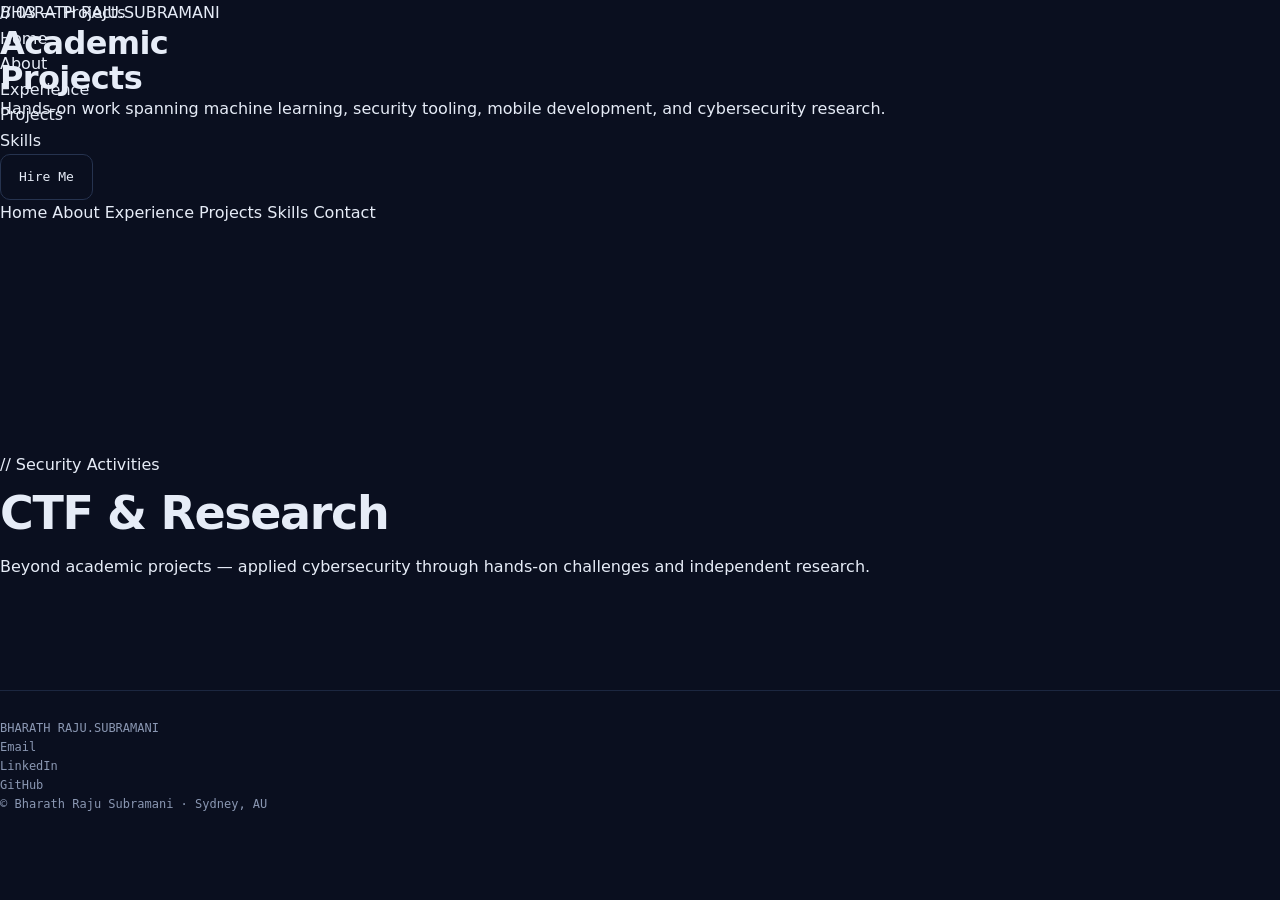
<file: pages/projects.html>
<!DOCTYPE html>
<html lang="en">
<head>
  <meta charset="UTF-8">
  <meta name="viewport" content="width=device-width, initial-scale=1.0">
  <title>Projects — Bharath Raju Subramani</title>
  <link rel="stylesheet" href="../css/style.css">
</head>
<body>

  <div id="nav-placeholder"></div>

  <div class="page-hero">
    <div class="page-hero-inner">
      <div class="section-label">// 03 — Projects</div>
      <h1>Academic<br>Projects</h1>
      <p>Hands-on work spanning machine learning, security tooling, mobile development, and cybersecurity research.</p>
    </div>
  </div>

  <!-- Projects grid — filled by render.js -->
  <section class="bg-bg">
    <div class="container">
      <div id="projects-grid" class="projects-grid"></div>
    </div>
  </section>

  <!-- CTF / Research — filled by render.js -->
  <section class="bg-white">
    <div class="container">
      <div class="section-label">// Security Activities</div>
      <h2 class="section-title">CTF &amp; Research</h2>
      <p class="section-sub">Beyond academic projects — applied cybersecurity through hands-on challenges and independent research.</p>
      <div id="ctf-grid" style="display:grid;grid-template-columns:1fr 1fr;gap:1.5rem;"></div>
    </div>
  </section>

  <div id="footer-placeholder"></div>

  <script src="../js/data.js"></script>
  <script src="../js/nav.js"></script>
  <script src="../js/render.js"></script>
  <script src="../js/main.js"></script>
</body>
</html>
</file>
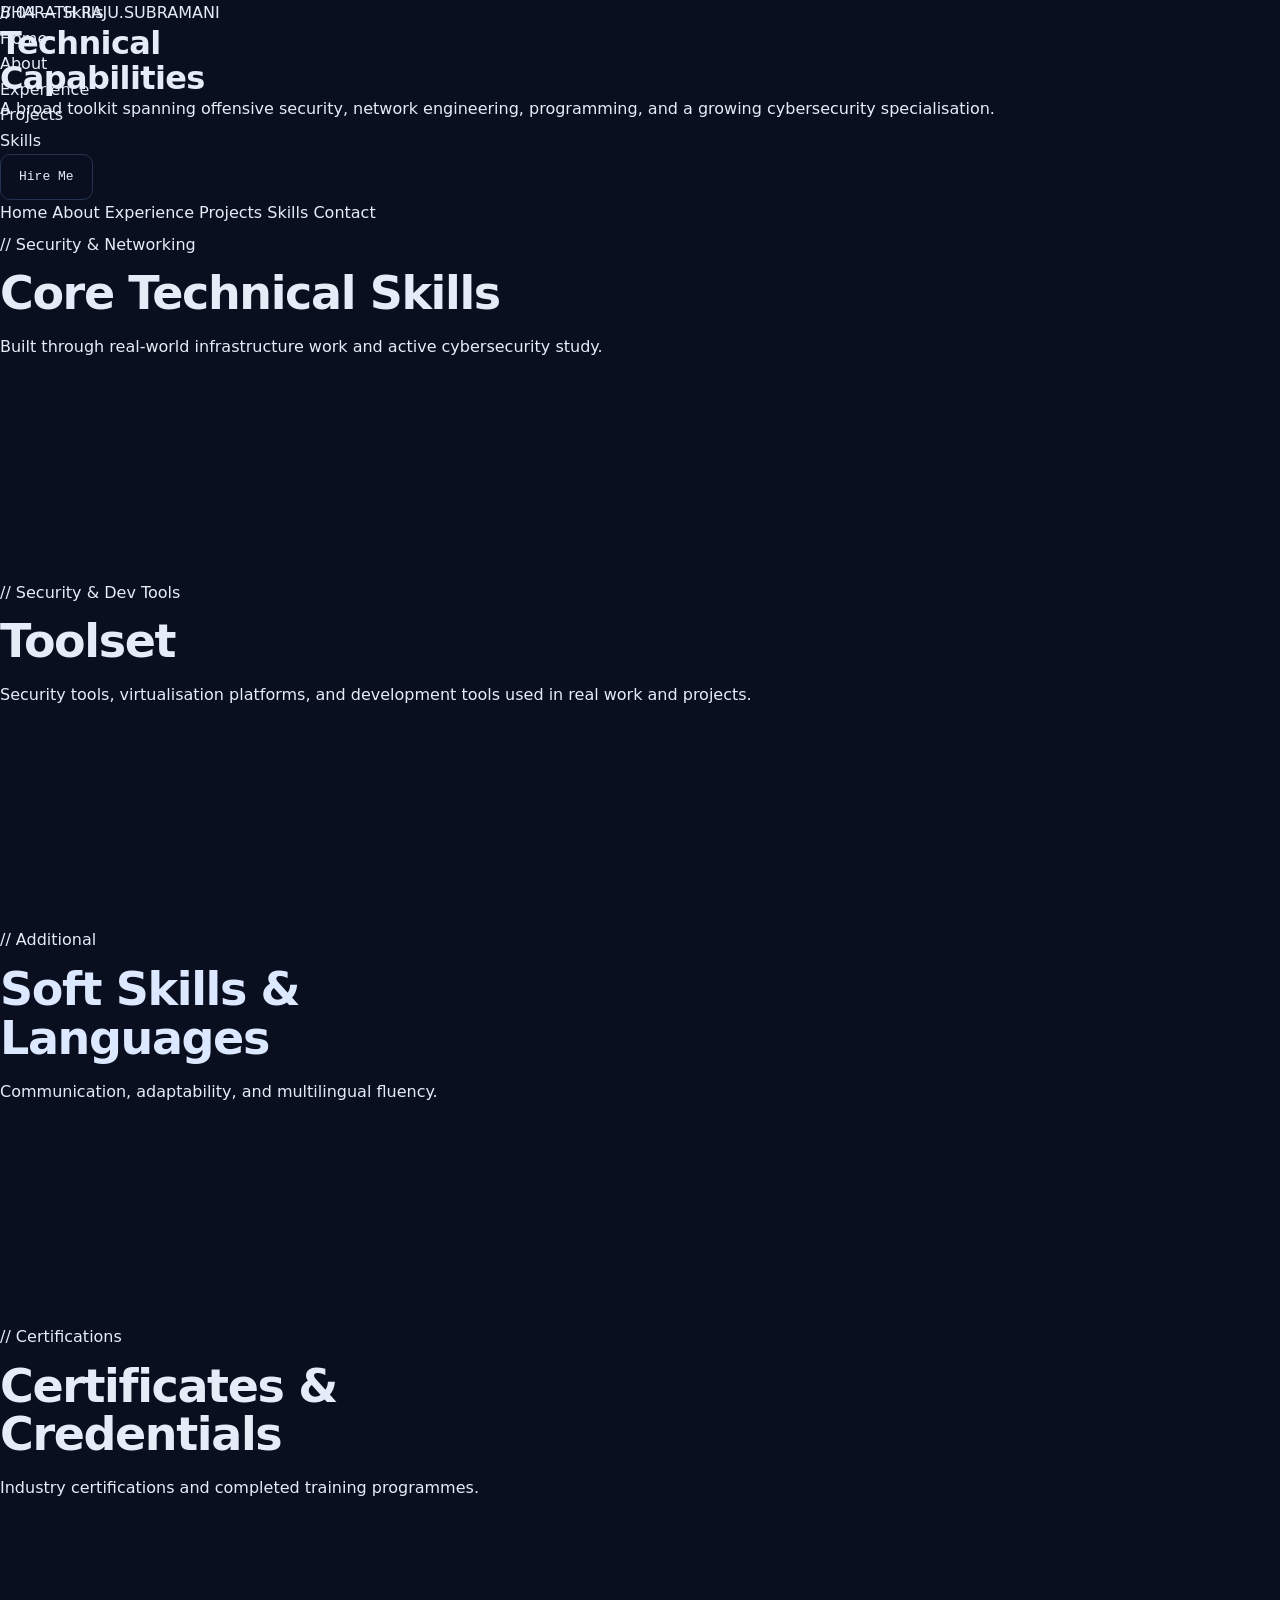
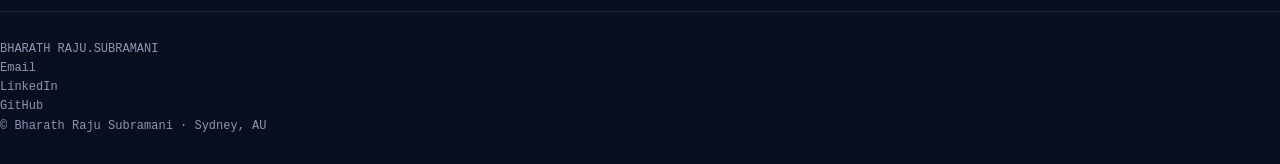
<file: pages/skills.html>
<!DOCTYPE html>
<html lang="en">
<head>
  <meta charset="UTF-8">
  <meta name="viewport" content="width=device-width, initial-scale=1.0">
  <title>Skills — Bharath Raju Subramani</title>
  <link rel="stylesheet" href="../css/style.css">
</head>
<body>

  <div id="nav-placeholder"></div>

  <div class="page-hero">
    <div class="page-hero-inner">
      <div class="section-label">// 04 — Skills</div>
      <h1>Technical<br>Capabilities</h1>
      <p>A broad toolkit spanning offensive security, network engineering, programming, and a growing cybersecurity specialisation.</p>
    </div>
  </div>

  <!-- Core skills — filled by render.js -->
  <section class="bg-bg">
    <div class="container">
      <div class="section-label">// Security & Networking</div>
      <h2 class="section-title">Core Technical Skills</h2>
      <p class="section-sub">Built through real-world infrastructure work and active cybersecurity study.</p>
      <div id="skills-core" class="skills-outer skill-section"></div>
    </div>
  </section>

  <!-- Tools — filled by render.js -->
  <section class="bg-white">
    <div class="container">
      <div class="section-label">// Security & Dev Tools</div>
      <h2 class="section-title">Toolset</h2>
      <p class="section-sub">Security tools, virtualisation platforms, and development tools used in real work and projects.</p>
      <div id="tools-grid" class="tools-showcase"></div>
    </div>
  </section>

  <!-- Soft skills + languages (dark bg) — filled by render.js -->
  <section class="skills-navy">
    <div class="container">
      <div class="section-label">// Additional</div>
      <h2 class="section-title" style="color:#dce8ff;">Soft Skills &amp;<br>Languages</h2>
      <p class="section-sub">Communication, adaptability, and multilingual fluency.</p>
      <div id="skills-soft" class="skills-outer skill-section"></div>
    </div>
  </section>

  <!-- Certifications — filled by render.js -->
  <section class="bg-white">
  <div class="container">
    <div class="section-label">// Certifications</div>
    <h2 class="section-title">Certificates &amp;<br>Credentials</h2>
    <p class="section-sub">Industry certifications and completed training programmes.</p>
    <div id="certificates-grid" style="display:grid;grid-template-columns:repeat(4,1fr);gap:1rem;"></div>
  </div>
  </section>

  <div id="footer-placeholder"></div>

  <script src="../js/data.js"></script>
  <script src="../js/nav.js"></script>
  <script src="../js/render.js"></script>
  <script src="../js/main.js"></script>
</body>
</html>
</file>
<file: css/style.css>
:root{
  color-scheme:dark;   /* dark scrollbars and native controls */
  /* Palette: "Cobalt night, amber signal". Change colours here only. */
  --bg:#0a0f1f; --bg-2:#0d1426; --card:#111a2e; --card-2:#16213a;
  --line:#1c2740; --line-2:#26334f;
  --text:#e6ecf7; --body:#b6c0d4; --muted:#8a97b2; --dim:#5d6a88; --soft:#c5cee0; --chip-ink:#aab5cb;
  --accent:#f59e0b; --accent-hover:#fbbf24; --accent-ink:#1a1206;   /* amber: actions + highlights */
  --accent-2:#22d3ee;                                                 /* cyan: traffic / data */
  --ok:#4f8cff;                                                       /* cobalt: allowed / secured */
  --warn:#fbbf24; --warn-ink:#f3e2bf; --bad:#f43f5e;                  /* rose: threats only */
  --bg-rgb:10,15,31; --bg-2-rgb:13,20,38; --card-rgb:17,26,46;
  --accent-rgb:245,158,11; --accent-2-rgb:34,211,238; --ok-rgb:79,140,255; --warn-rgb:251,191,36; --bad-rgb:244,63,94;
  --radius:16px; --max:1140px;
  --f-head:'Space Grotesk',system-ui,sans-serif;
  --f-body:'Inter',system-ui,sans-serif;
  --f-mono:'JetBrains Mono',ui-monospace,monospace;
}
*{box-sizing:border-box;margin:0;padding:0}
html{scroll-behavior:smooth;scroll-padding-top:84px}
body{background:var(--bg);color:var(--text);font-family:var(--f-body);line-height:1.6;-webkit-font-smoothing:antialiased;overflow-x:hidden}
a{color:inherit;text-decoration:none}
::selection{background:var(--accent);color:var(--accent-ink)}
:focus-visible{outline:2px solid var(--accent);outline-offset:3px;border-radius:6px}
.skip{position:absolute;left:16px;top:-60px;z-index:100;background:var(--accent);color:var(--accent-ink);padding:10px 16px;border-radius:8px;font-weight:600}
.skip:focus{top:12px}
.wrap{max-width:var(--max);margin:0 auto;padding:0 24px}
.mono{font-family:var(--f-mono)}
.label{font-family:var(--f-mono);font-size:12px;letter-spacing:.14em;text-transform:uppercase;color:var(--accent)}
.label::before{content:"// ";color:var(--dim)}
h1,h2,h3{font-family:var(--f-head);letter-spacing:-.02em;line-height:1.1}
h2{font-size:clamp(30px,4.4vw,46px);font-weight:600;margin:12px 0 16px}
h2 em{font-style:normal;color:var(--accent)}
.lede{color:var(--muted);max-width:620px;font-size:17px}
section{padding:110px 0;position:relative}
.sec-head{margin-bottom:48px}

.btn{display:inline-flex;align-items:center;gap:8px;font-family:var(--f-mono);font-size:13px;font-weight:500;padding:12px 18px;border-radius:10px;border:1px solid var(--line-2);background:transparent;color:var(--text);transition:border-color .2s,color .2s,background .2s,transform .2s;cursor:pointer;white-space:nowrap}
.btn:hover{border-color:var(--accent);color:var(--accent)}
.btn.primary{background:var(--accent);color:var(--accent-ink);border-color:var(--accent)}
.btn.primary:hover{background:var(--accent-hover);color:var(--accent-ink);transform:translateY(-1px)}
.chips{display:flex;flex-wrap:wrap;gap:8px}
.chip{font-family:var(--f-mono);font-size:11.5px;padding:5px 10px;border-radius:7px;border:1px solid var(--line-2);color:var(--chip-ink);background:rgba(255,255,255,.015)}
.chip.core{border-color:rgba(var(--accent-rgb),.45);color:var(--accent);background:rgba(var(--accent-rgb),.06)}

/* NAV */
.nav{position:fixed;inset:0 0 auto 0;z-index:50;border-bottom:1px solid transparent;transition:background .3s,border-color .3s}
.nav.scrolled,.nav.open{background:rgba(var(--bg-rgb),.82);backdrop-filter:blur(14px);-webkit-backdrop-filter:blur(14px);border-color:var(--line)}
.nav .wrap{display:flex;align-items:center;justify-content:space-between;height:68px;gap:20px}
.brand{font-family:var(--f-mono);font-size:14px;font-weight:500;display:flex;align-items:center;gap:10px}
.brand .dot{width:8px;height:8px;border-radius:50%;background:var(--accent);box-shadow:0 0 12px var(--accent);animation:pulse 2.4s infinite}
@keyframes pulse{50%{opacity:.35}}
.links{display:flex;gap:26px;font-size:14px;color:var(--muted)}
.links a{position:relative;transition:color .2s}
.links a:hover,.links a.active{color:var(--text)}
.links a.active::after{content:"";position:absolute;left:0;right:0;bottom:-6px;height:2px;border-radius:2px;background:var(--accent)}
.menu-btn{display:none;background:none;border:1px solid var(--line-2);color:var(--text);border-radius:10px;width:42px;height:42px;font-size:18px;cursor:pointer}
.progress{position:absolute;left:0;bottom:-1px;height:2px;width:0;background:linear-gradient(90deg,var(--accent),var(--accent-2))}

/* HERO */
.hero{min-height:100vh;display:flex;align-items:center;padding:120px 0 90px;overflow:hidden}
#net{position:absolute;inset:0;width:100%;height:100%;opacity:.6}
.hero::after{content:"";position:absolute;inset:0;background:radial-gradient(ellipse 75% 65% at 30% 50%,transparent 0%,var(--bg) 88%);pointer-events:none}
.hero .wrap{position:relative;z-index:2;display:grid;grid-template-columns:1.25fr .9fr;gap:56px;align-items:center;width:100%}
.status{display:inline-flex;align-items:center;gap:10px;font-family:var(--f-mono);font-size:12px;color:var(--muted);border:1px solid var(--line-2);background:rgba(var(--card-rgb),.75);padding:7px 14px;border-radius:999px;margin-bottom:28px}
.status i{width:7px;height:7px;border-radius:50%;background:var(--accent);box-shadow:0 0 10px var(--accent)}
.hero h1{font-size:clamp(44px,6.8vw,82px);font-weight:700}
.hero h1 .grad{background:linear-gradient(90deg,var(--accent),var(--accent-hover));-webkit-background-clip:text;background-clip:text;color:transparent}
.hero .role{font-family:var(--f-mono);font-size:14px;color:var(--muted);margin:22px 0 18px;display:flex;flex-wrap:wrap;gap:8px}
.hero .role span{border:1px solid var(--line-2);border-radius:7px;padding:4px 10px;background:rgba(var(--card-rgb),.6)}
.hero .tagline{font-size:clamp(18px,2vw,21px);color:var(--soft);max-width:560px;margin-bottom:34px}
.hero .tagline b{color:var(--text);font-weight:500}
.cta{display:flex;flex-wrap:wrap;gap:12px}
.term{background:rgba(var(--bg-2-rgb),.9);border:1px solid var(--line-2);border-radius:var(--radius);overflow:hidden;box-shadow:0 30px 80px -20px rgba(0,0,0,.8);backdrop-filter:blur(6px)}
.term-bar{display:flex;align-items:center;gap:7px;padding:12px 16px;border-bottom:1px solid var(--line);background:rgba(255,255,255,.02)}
.term-bar b{width:11px;height:11px;border-radius:50%}
.term-bar b:nth-child(1){background:#ff5f57}.term-bar b:nth-child(2){background:#febc2e}.term-bar b:nth-child(3){background:#28c840}
.term-bar span{margin-left:auto;font-family:var(--f-mono);font-size:11px;color:var(--dim)}
.term pre{font-family:var(--f-mono);font-size:13px;line-height:1.85;padding:20px 22px;color:var(--soft);white-space:pre-wrap;min-height:300px}
.term .p{color:var(--accent)} .term .k{color:var(--accent-2)} .term .w{color:var(--warn)}
.cursor{display:inline-block;width:8px;height:15px;background:var(--accent);vertical-align:-2px;animation:blink 1s steps(1) infinite}
@keyframes blink{50%{opacity:0}}
.scroll-hint{position:absolute;left:50%;bottom:28px;z-index:2;transform:translateX(-50%);font-family:var(--f-mono);font-size:11px;letter-spacing:.14em;color:var(--dim);display:flex;flex-direction:column;align-items:center;gap:8px}
.scroll-hint i{width:1px;height:34px;background:linear-gradient(var(--accent),transparent);animation:drop 1.8s infinite}
@keyframes drop{0%{transform:scaleY(0);transform-origin:top}50%{transform:scaleY(1);transform-origin:top}51%{transform-origin:bottom}100%{transform:scaleY(0);transform-origin:bottom}}

/* STATS */
.stats{border-top:1px solid var(--line);border-bottom:1px solid var(--line);background:rgba(var(--bg-2-rgb),.55)}
.stats .wrap{display:grid;grid-template-columns:repeat(4,1fr)}
.stat{padding:36px 24px;border-right:1px solid var(--line)}
.stat:first-child{padding-left:0}
.stat:last-child{border-right:0}
.stat .n{font-family:var(--f-head);font-size:clamp(34px,4vw,48px);font-weight:600}
.stat .n sup{color:var(--accent);font-size:.55em;vertical-align:.7em;margin-left:2px}
.stat .t{font-family:var(--f-mono);font-size:11px;letter-spacing:.1em;text-transform:uppercase;color:var(--muted);margin-top:4px}

/* FOCUS */
.focus{display:grid;grid-template-columns:repeat(3,1fr);gap:18px}
.pillar{padding:30px 28px;border:1px solid var(--line);border-radius:var(--radius);background:var(--card);transition:border-color .25s,transform .25s}
.pillar:hover{border-color:var(--line-2);transform:translateY(-3px)}
.pillar .ico{width:44px;height:44px;border-radius:12px;display:grid;place-items:center;background:rgba(var(--accent-rgb),.08);border:1px solid rgba(var(--accent-rgb),.22);color:var(--accent);margin-bottom:20px}
.pillar .ico svg{width:22px;height:22px}
.pillar h3{font-size:21px;font-weight:600;margin-bottom:10px}
.pillar p{color:var(--body);font-size:15px;margin-bottom:18px}
.pillar .proof{font-family:var(--f-mono);font-size:12px;color:var(--muted);border-top:1px dashed var(--line-2);padding-top:14px}
.pillar .proof b{color:var(--accent);font-weight:500}

/* ABOUT */
.about-grid{display:grid;grid-template-columns:1.3fr 1fr;gap:64px;align-items:start}
.about p{color:var(--body);font-size:17px;margin-bottom:18px}
.about p strong{color:var(--text);font-weight:500}
.facts{border:1px solid var(--line);border-radius:var(--radius);background:var(--card);overflow:hidden}
.facts h3{font-family:var(--f-mono);font-size:13px;font-weight:500;color:var(--muted);padding:16px 22px;border-bottom:1px solid var(--line);background:rgba(255,255,255,.015)}
.facts dl{display:grid;grid-template-columns:auto 1fr}
.facts dt,.facts dd{padding:14px 22px;border-bottom:1px solid var(--line);font-size:14px}
.facts dt{font-family:var(--f-mono);font-size:12px;color:var(--dim);text-transform:uppercase;letter-spacing:.08em;padding-right:8px}
.facts dd{color:var(--text)}
.facts dt:nth-last-child(2),.facts dd:last-child{border-bottom:0}

/* EXPERIENCE — timeline */
.timeline{position:relative;padding-left:34px}
.timeline::before{content:"";position:absolute;left:7px;top:10px;bottom:10px;width:2px;background:linear-gradient(var(--accent),var(--line-2) 40%,var(--line))}
.job{position:relative;padding:30px 32px;border:1px solid var(--line);border-radius:var(--radius);background:var(--card);margin-bottom:18px;transition:border-color .25s}
.job:hover{border-color:var(--line-2)}
.job::before{content:"";position:absolute;left:-34px;top:36px;width:16px;height:16px;border-radius:50%;background:var(--bg);border:2px solid var(--line-2)}
.job.current::before{border-color:var(--accent);background:var(--accent);box-shadow:0 0 0 5px rgba(var(--accent-rgb),.15)}
.job-head{display:flex;flex-wrap:wrap;justify-content:space-between;gap:6px 20px;align-items:baseline}
.job h3{font-size:22px;font-weight:600}
.job .co{color:var(--accent-2);font-size:15px}
.job .when{font-family:var(--f-mono);font-size:12.5px;color:var(--muted);text-align:right}
.job .when b{color:var(--accent);font-weight:500}
.highlight{margin:18px 0 16px;padding:12px 16px;border-left:2px solid var(--warn);background:rgba(var(--warn-rgb),.06);border-radius:0 10px 10px 0;font-size:14.5px;color:var(--warn-ink)}
.highlight b{font-family:var(--f-mono);font-size:11px;letter-spacing:.12em;color:var(--warn);font-weight:500;margin-right:8px}
.job ul{list-style:none;display:grid;gap:9px;margin-bottom:18px}
.job li{position:relative;padding-left:22px;color:var(--body);font-size:15px}
.job li::before{content:"▹";position:absolute;left:0;color:var(--accent)}
.job.compact{padding:20px 32px}
.job.compact p{color:var(--muted);font-size:14.5px;margin-top:8px}

/* PROJECTS */
.projects{display:grid;grid-template-columns:repeat(3,1fr);gap:18px}
.proj-link{display:inline-flex;align-items:center;gap:8px;margin-top:18px;font-family:var(--f-mono);font-size:12.5px;color:var(--accent-2);align-self:flex-start}
.proj-link:hover{color:var(--accent)}
.proj-link svg{width:16px;height:16px}
.earlier{margin-top:34px}
.earlier h3{font-family:var(--f-mono);font-size:12px;font-weight:500;letter-spacing:.12em;text-transform:uppercase;color:var(--muted);margin-bottom:14px}
.earlier-grid{display:grid;grid-template-columns:1fr 1fr;gap:14px}
.mini{display:flex;gap:16px;padding:20px 22px;border:1px solid var(--line);border-radius:12px;background:var(--card)}
.mini .ic{flex:none;width:40px;height:40px;border-radius:10px;display:grid;place-items:center;background:rgba(var(--accent-2-rgb),.08);border:1px solid rgba(var(--accent-2-rgb),.22);color:var(--accent-2)}
.mini .ic svg{width:20px;height:20px}
.mini b{display:block;font-family:var(--f-head);font-size:16px;font-weight:600;margin-bottom:4px}
.mini p{font-size:14px;color:var(--body);margin-bottom:10px}
.mini .chips .chip{font-size:11px;padding:3px 8px}
.proj{position:relative;display:flex;flex-direction:column;padding:32px 30px;border:1px solid var(--line);border-radius:var(--radius);background:var(--card);overflow:hidden;transition:border-color .25s,transform .25s}
.proj:hover{border-color:rgba(var(--accent-rgb),.4);transform:translateY(-3px)}
.proj.featured{grid-column:1/-1;display:grid;grid-template-columns:1.05fr 1fr;gap:40px;align-items:center;background:linear-gradient(135deg,var(--card-2),var(--card))}
.proj .num{position:absolute;right:22px;top:14px;font-family:var(--f-head);font-size:72px;font-weight:700;color:rgba(255,255,255,.03);line-height:1;pointer-events:none}
.proj .kind{font-family:var(--f-mono);font-size:11px;letter-spacing:.1em;text-transform:uppercase;color:var(--accent);margin-bottom:12px}
.proj h3{font-size:24px;font-weight:600;margin-bottom:6px}
.proj.featured h3{font-size:clamp(26px,3vw,34px)}
.proj .meta{font-size:13px;color:var(--muted);margin-bottom:18px}
.badge{display:inline-block;font-family:var(--f-mono);font-size:11px;color:var(--warn);border:1px solid rgba(var(--warn-rgb),.35);border-radius:6px;padding:2px 8px;margin-left:8px;vertical-align:4px;letter-spacing:0}
.case{display:grid;gap:12px;margin-bottom:20px}
.case div{font-size:15px;color:var(--body)}
.case b{display:block;font-family:var(--f-mono);font-size:11px;letter-spacing:.12em;text-transform:uppercase;color:var(--dim);font-weight:500;margin-bottom:2px}
.proj .chips{margin-top:auto}

/* flow diagram */
.flow{display:flex;flex-direction:column;gap:0;padding:22px;border:1px solid var(--line-2);border-radius:14px;background:rgba(var(--bg-rgb),.6);font-family:var(--f-mono);font-size:12.5px}
.flow .row{display:flex;align-items:center;gap:12px}
.flow .node{flex:1;padding:11px 14px;border:1px solid var(--line-2);border-radius:10px;background:var(--card);color:var(--text);display:flex;justify-content:space-between;gap:10px}
.flow .node small{color:var(--dim);font-size:11px}
.flow .node.gate{border-color:rgba(var(--ok-rgb),.55);background:rgba(var(--ok-rgb),.08);color:var(--ok)}
.flow .node.bad{border-color:rgba(var(--bad-rgb),.45);background:rgba(var(--bad-rgb),.06);color:var(--bad)}
.flow .arrow{height:22px;margin-left:24px;border-left:1px dashed var(--line-2);position:relative}
.flow .arrow::after{content:"";position:absolute;left:-4px;bottom:0;border:4px solid transparent;border-top-color:var(--line-2);border-bottom:0}
.flow .split{display:grid;grid-template-columns:1fr 1fr;gap:10px}
.flow .caption{margin-top:14px;color:var(--dim);font-size:11px}
.mini-flow{display:flex;flex-wrap:wrap;align-items:center;gap:6px;margin:0 0 20px;font-family:var(--f-mono);font-size:11.5px;color:var(--muted)}
.mini-flow span{padding:5px 9px;border:1px solid var(--line-2);border-radius:7px;background:rgba(var(--bg-rgb),.5)}
.mini-flow span.on{border-color:rgba(var(--accent-rgb),.45);color:var(--accent)}
.mini-flow em{font-style:normal;color:var(--dim)}
.more{margin-top:26px;display:flex;justify-content:center}

/* SKILLS — matrix */
.matrix{border:1px solid var(--line);border-radius:var(--radius);background:var(--card);overflow:hidden}
.mrow{display:grid;grid-template-columns:240px 1fr;border-bottom:1px solid var(--line)}
.mrow:last-child{border-bottom:0}
.mrow h3{display:flex;align-items:center;gap:12px;padding:22px 24px;font-size:15px;font-weight:600;border-right:1px solid var(--line);background:rgba(255,255,255,.012)}
.mrow h3 svg{width:18px;height:18px;color:var(--accent);flex:none}
.mrow .chips{padding:18px 24px;align-content:center}
.legend{display:flex;gap:18px;margin-top:14px;font-family:var(--f-mono);font-size:12px;color:var(--muted)}
.legend span{display:inline-flex;align-items:center;gap:8px}
.legend i{width:12px;height:12px;border-radius:4px;border:1px solid var(--line-2)}
.legend i.core{border-color:rgba(var(--accent-rgb),.6);background:rgba(var(--accent-rgb),.15)}

/* CREDENTIALS */
.cred-grid{display:grid;grid-template-columns:1.4fr 1fr;gap:18px;align-items:start}
.certs{display:grid;grid-template-columns:1fr 1fr;gap:12px}
.cert{display:flex;align-items:center;gap:14px;padding:18px 20px;border:1px solid var(--line);border-radius:12px;background:var(--card)}
.cert.key{border-color:rgba(var(--accent-rgb),.3)}
.cert .ic{flex:none;width:44px;height:44px;border-radius:10px;display:grid;place-items:center;font-family:var(--f-mono);font-size:11.5px;font-weight:500;color:var(--accent);background:rgba(var(--accent-rgb),.08);border:1px solid rgba(var(--accent-rgb),.2)}
.cert b{display:block;font-weight:500;font-size:14.5px;line-height:1.3}
.cert span{font-size:12.5px;color:var(--muted)}
.side{display:grid;gap:18px}
.edu,.acts{padding:26px 26px;border:1px solid var(--line-2);border-radius:var(--radius)}
.edu{background:linear-gradient(130deg,rgba(var(--accent-rgb),.07),rgba(var(--accent-2-rgb),.04))}
.edu small,.acts small{font-family:var(--f-mono);font-size:11px;letter-spacing:.12em;text-transform:uppercase;color:var(--accent)}
.edu b{display:block;font-family:var(--f-head);font-size:21px;font-weight:600;margin:8px 0 6px;line-height:1.25}
.edu span{color:var(--muted);font-size:14px}
.acts{background:var(--card)}
.acts ul{list-style:none;margin-top:12px;display:grid;gap:10px}
.acts li{position:relative;padding-left:22px;color:var(--body);font-size:14.5px}
.acts li::before{content:"▹";position:absolute;left:0;color:var(--accent)}

/* CONTACT */
.contact{text-align:center;padding:130px 0 100px;border-top:1px solid var(--line);background:radial-gradient(ellipse 60% 50% at 50% 0%,rgba(var(--accent-rgb),.08),transparent 70%)}
.contact h2{font-size:clamp(40px,6.2vw,66px)}
.contact .lede{margin:0 auto 34px}
.mail{display:inline-flex;align-items:stretch;border:1px solid var(--line-2);border-radius:12px;overflow:hidden;max-width:100%}
.mail a{padding:14px 20px;font-family:var(--f-mono);font-size:14px;color:var(--text);overflow:hidden;text-overflow:ellipsis}
.mail a:hover{color:var(--accent)}
.mail button{border:0;border-left:1px solid var(--line-2);background:var(--accent);color:var(--accent-ink);font-family:var(--f-mono);font-size:13px;font-weight:500;padding:0 18px;cursor:pointer;min-width:92px}
.socials{display:flex;justify-content:center;flex-wrap:wrap;gap:12px;margin-top:26px}
.socials a{display:inline-flex;align-items:center;gap:10px;padding:12px 18px;border:1px solid var(--line-2);border-radius:10px;font-size:14px;color:var(--soft);transition:border-color .2s,color .2s}
.socials a:hover{border-color:var(--accent);color:var(--accent)}
.socials svg{width:18px;height:18px}
footer{padding:28px 0;border-top:1px solid var(--line);font-family:var(--f-mono);font-size:12px;color:var(--muted)}
footer .wrap{display:flex;justify-content:space-between;flex-wrap:wrap;gap:10px}
footer a:hover{color:var(--accent)}

.reveal{opacity:0;transform:translateY(22px);transition:opacity .7s ease,transform .7s ease}
.reveal.in{opacity:1;transform:none}

@media (max-width:1000px){
  .hero .wrap,.about-grid,.cred-grid{grid-template-columns:1fr;gap:40px}
  .focus{grid-template-columns:1fr}
  .proj.featured{grid-template-columns:1fr;gap:28px}
  .projects{grid-template-columns:1fr 1fr}
  .projects .proj:last-child{grid-column:1/-1}
  .stats .wrap{grid-template-columns:1fr 1fr}
  .stat:first-child{padding-left:24px}
  .stat:nth-child(2){border-right:0}
  .stat:nth-child(-n+2){border-bottom:1px solid var(--line)}
  .scroll-hint{display:none}
}
@media (max-width:760px){
  .links,.nav .btn{display:none}
  .menu-btn{display:block}
  .wrap{padding:0 16px}
  section{padding:80px 0}
  .sec-head{margin-bottom:34px}
  .hero{padding-top:100px}
  .term pre{font-size:12px;min-height:0}
  .projects,.certs,.earlier-grid{grid-template-columns:1fr}
  .projects .proj:last-child{grid-column:auto}
  .proj{padding:26px 22px}
  .timeline{padding-left:24px}
  .timeline::before{left:3px}
  .job{padding:24px 20px}
  .job::before{left:-27px;width:14px;height:14px;top:30px}
  .job .when{text-align:left;width:100%}
  .job.compact{padding:18px 20px}
  .mrow{grid-template-columns:1fr}
  .mrow h3{border-right:0;border-bottom:1px solid var(--line);padding:16px 18px}
  .mrow .chips{padding:16px 18px}
  .stat{padding:26px 16px}
  .stat:first-child{padding-left:16px}
  .mail{flex-direction:column;width:100%}
  .mail button{border-left:0;border-top:1px solid var(--line-2);padding:12px}
}
@media (prefers-reduced-motion:reduce){
  html{scroll-behavior:auto}
  .reveal{opacity:1;transform:none;transition:none}
  .brand .dot,.cursor,.scroll-hint i{animation:none}
}

/* ═════════ GRAPHICS ═════════ */

/* hero network map */
.map-card{margin:0;background:rgba(var(--bg-2-rgb),.9);border:1px solid var(--line-2);border-radius:var(--radius);overflow:hidden;box-shadow:0 30px 80px -20px rgba(0,0,0,.8);backdrop-filter:blur(6px)}
.netmap{display:block;width:100%;height:auto}
.nm-label{font-family:var(--f-mono);font-size:11px;fill:var(--muted)}
.nm-zone{font-family:var(--f-mono);font-size:9.5px;fill:rgba(var(--ok-rgb),.75);letter-spacing:.08em;text-transform:uppercase}
.map-legend{display:flex;flex-wrap:wrap;gap:6px 18px;padding:12px 16px;border-top:1px solid var(--line);font-family:var(--f-mono);font-size:11px;color:var(--muted)}
.map-legend i{display:inline-block;width:8px;height:8px;border-radius:50%;margin-right:7px;vertical-align:0}

/* career path */
.journey-path{list-style:none;display:grid;grid-template-columns:repeat(var(--n,5),minmax(0,1fr));gap:12px;position:relative;margin:0 0 44px;padding:0}
.journey-path::before{content:"";position:absolute;left:calc(50% / var(--n,5));right:calc(50% / var(--n,5));top:25px;height:2px;background:linear-gradient(90deg,var(--line-2),var(--accent) 72%,rgba(var(--accent-2-rgb),.5))}
.journey-path::after{content:"";position:absolute;top:21px;left:calc(50% / var(--n,5));width:10px;height:10px;border-radius:50%;background:var(--accent-2);box-shadow:0 0 14px var(--accent-2);animation:travel 7s linear infinite}
@keyframes travel{0%{left:calc(50% / var(--n,5));opacity:0}6%{opacity:1}94%{opacity:1}100%{left:calc(100% - 50% / var(--n,5));opacity:0}}
.jp{position:relative;z-index:1;text-align:center;opacity:1}
.jp-dot{width:52px;height:52px;margin:0 auto 12px;border-radius:50%;display:grid;place-items:center;background:var(--card);border:1.5px solid var(--line-2);transition:transform .25s}
.jp:hover .jp-dot{transform:scale(1.08)}
.jp-dot svg{width:22px;height:22px;fill:none;stroke:var(--soft);stroke-width:2;stroke-linecap:round;stroke-linejoin:round}
.jp.current .jp-dot{border-color:var(--accent);box-shadow:0 0 0 6px rgba(var(--accent-rgb),.12),0 0 24px rgba(var(--accent-rgb),.35)}
.jp.current .jp-dot svg{stroke:var(--accent)}
.jp.next .jp-dot{border-style:dashed;border-color:var(--accent-2)}
.jp.next .jp-dot svg{stroke:var(--accent-2)}
.jp-year{display:block;font-family:var(--f-mono);font-size:11px;letter-spacing:.1em;color:var(--accent);margin-bottom:2px}
.jp.next .jp-year{color:var(--accent-2)}
.jp b{display:block;font-family:var(--f-head);font-size:15px;font-weight:600;line-height:1.25}
.jp-org{display:block;font-size:12.5px;color:var(--muted);margin-top:3px}

/* project header art */
.proj-art{margin:-32px -30px 22px;height:138px;padding:8px 12px;border-bottom:1px solid var(--line);background:radial-gradient(ellipse at 50% 0%,rgba(var(--accent-2-rgb),.08),transparent 70%),var(--bg-2)}
.proj-art svg{width:100%;height:100%;display:block}
.proj-art + .num{top:152px}
.art-label{font-family:var(--f-mono);font-size:9.5px;fill:var(--muted)}
.art-tag{font-family:var(--f-mono);font-size:9px;letter-spacing:.12em;text-transform:uppercase}
.art-pw{font-family:var(--f-mono);font-size:16px;fill:var(--soft);letter-spacing:2px}
.art-mono{font-family:var(--f-mono);font-size:9px;fill:var(--dim)}
.proj.in .draw{animation:draw 1.6s .3s ease forwards}
@keyframes draw{to{stroke-dashoffset:0}}
.seg{transform-box:fill-box;transform-origin:left center;transform:scaleX(0)}
.proj.in .seg{animation:grow .5s ease forwards}
@keyframes grow{to{transform:scaleX(1)}}
.blink{animation:blink 1s steps(1) infinite}
.proj:hover .proj-art{background:radial-gradient(ellipse at 50% 0%,rgba(var(--accent-rgb),.1),transparent 70%),var(--bg-2)}

/* tool logo wall */
.tools{list-style:none;display:grid;grid-template-columns:repeat(8,1fr);gap:12px;margin:0 0 30px;padding:0}
.tool{display:flex;flex-direction:column;align-items:center;gap:10px;padding:18px 6px 14px;border:1px solid var(--line);border-radius:12px;background:var(--card);font-size:12px;color:var(--muted);text-align:center;transition:border-color .2s,transform .2s,color .2s}
.tool svg{width:30px;height:30px;fill:var(--brand,var(--muted));transition:filter .25s,transform .25s}
.tool:hover{border-color:var(--line-2);transform:translateY(-3px);color:var(--text)}
.tool:hover svg{filter:drop-shadow(0 0 10px var(--brand,var(--accent)));transform:scale(1.08)}
.tool-mono{width:30px;height:30px;display:grid;place-items:center;font-family:var(--f-mono);font-size:11px;font-weight:500;color:var(--accent);border:1.5px solid rgba(var(--accent-rgb),.5);border-radius:8px}
.legend.reveal{margin:0 0 14px}

/* hexagon certification badges */
.cert .ic{width:46px;height:52px;border:0;border-radius:0;clip-path:polygon(50% 0,100% 25%,100% 75%,50% 100%,0 75%,0 25%);background:linear-gradient(160deg,rgba(var(--accent-rgb),.22),rgba(var(--accent-2-rgb),.1));color:var(--accent)}
.cert.key .ic{background:linear-gradient(160deg,var(--accent-hover),var(--accent));color:var(--accent-ink);font-weight:600}
.cert.key{box-shadow:0 0 32px -14px rgba(var(--accent-rgb),.45)}
.cert{transition:transform .2s,border-color .2s}
.cert:hover{transform:translateY(-2px);border-color:var(--line-2)}

@media (max-width:1000px){
  .tools{grid-template-columns:repeat(4,1fr)}
}
@media (max-width:760px){
  .journey-path{grid-template-columns:1fr;gap:0;margin-bottom:34px}
  .journey-path::before{left:25px;right:auto;top:26px;bottom:26px;width:2px;height:auto;background:linear-gradient(var(--line-2),var(--accent) 72%,rgba(var(--accent-2-rgb),.5))}
  .journey-path::after{left:21px;top:26px;animation:travelY 7s linear infinite}
  @keyframes travelY{0%{top:26px;opacity:0}6%{opacity:1}94%{opacity:1}100%{top:calc(100% - 36px);opacity:0}}
  .jp{display:grid;grid-template-columns:52px 1fr;column-gap:14px;text-align:left;padding:8px 0;align-items:center}
  .jp-dot{grid-row:1 / span 3;margin:0}
  .proj-art{margin:-26px -22px 20px}
  .proj-art + .num{top:146px}
  .tool{padding:14px 4px 12px;font-size:11px}
}
@media (prefers-reduced-motion:reduce){
  .journey-path::after{display:none}
  .draw{stroke-dashoffset:0 !important;animation:none !important}
  .seg{transform:none !important;animation:none !important}
  .blink{animation:none}
}

/* ═════════ APPLE-STYLE CRAFT ═════════
   Springs instead of fixed easing, instant press feedback, size-specific type,
   translucent materials, and gentler equivalents for accessibility settings. */
:root{
  --ease-spring:cubic-bezier(.22,1,.36,1);   /* fallback for browsers without linear() */
  --dur-spring:.6s;
}
@supports (transition-timing-function:linear(0,1)){
  /* critically damped spring: damping ratio 1.0, response 0.4s */
  :root{--ease-spring:linear(0, 0.0596, 0.186, 0.3294, 0.4656, 0.584, 0.6819, 0.7601, 0.821, 0.8677, 0.9029, 0.9292, 0.9487, 0.963, 0.9734, 0.9809, 0.9864, 0.9903, 0.9931, 0.9951, 0.9966, 0.9976, 0.9983, 0.9988, 1)}
}

/* typography: tracking and leading change with size */
h1,h2,h3{text-wrap:balance;font-optical-sizing:auto}
p,li{text-wrap:pretty}
.hero h1{letter-spacing:-.04em;line-height:1}
h2{letter-spacing:-.03em;line-height:1.06}
h3{letter-spacing:-.015em;line-height:1.2}
.contact h2{letter-spacing:-.04em}
.chip,.meta,.jp-org,.cert span,.tool span{letter-spacing:.01em}

/* response: feedback on press, never only on release */
a,button,.tool,.cert{-webkit-tap-highlight-color:transparent;touch-action:manipulation}
.btn,.tool,.cert,.socials a,.mail button,.menu-btn,.proj,.pillar,.jp-dot,.reveal{transition-timing-function:var(--ease-spring)}
.btn:active,.socials a:active,.mail button:active,.menu-btn:active,.btn.primary:active{transform:scale(.97);transition-duration:.1s}
.tool:active,.cert:active{transform:scale(.96);transition-duration:.1s}
.proj:active,.pillar:active{transform:scale(.985);transition-duration:.12s}
.menu-btn{transition:transform .2s}
.reveal{transform:translateY(16px);transition:opacity .5s ease-out,transform var(--dur-spring) var(--ease-spring)}

/* hover lifts only where there's a real pointer, so touch never gets "stuck" */
@media (hover:none){
  .pillar:hover,.proj:hover,.tool:hover,.cert:hover,.btn.primary:hover,.jp:hover .jp-dot{transform:none}
  .tool:hover svg{transform:none;filter:none}
}

/* materials: translucent chrome with a light-catching top edge */
.nav{border-bottom:0}
.nav.scrolled{background:rgba(var(--bg-rgb),.66);backdrop-filter:blur(20px) saturate(180%);-webkit-backdrop-filter:blur(20px) saturate(180%);box-shadow:inset 0 -1px 0 rgba(255,255,255,.05)}
.nav.scrolled::after{content:"";position:absolute;left:0;right:0;top:100%;height:20px;background:linear-gradient(rgba(var(--bg-rgb),.5),transparent);pointer-events:none}
.map-card,.term{backdrop-filter:blur(16px) saturate(160%);-webkit-backdrop-filter:blur(16px) saturate(160%);box-shadow:0 30px 80px -20px rgba(0,0,0,.8),inset 0 1px 0 rgba(255,255,255,.07)}
.pillar,.proj,.job,.cert,.tool,.matrix,.edu,.acts,.mini,.facts{box-shadow:inset 0 1px 0 rgba(255,255,255,.035)}
.cert.key{box-shadow:0 0 32px -14px rgba(var(--accent-rgb),.45),inset 0 1px 0 rgba(255,255,255,.05)}

/* mobile menu: a draggable sheet (opens from the bottom, dismisses to the bottom) */
.scrim{position:fixed;inset:0;z-index:65;background:rgba(var(--bg-rgb),.6);opacity:0;-webkit-tap-highlight-color:transparent}
.sheet{position:fixed;left:8px;right:8px;bottom:8px;z-index:70;border-radius:28px;padding:8px 18px calc(18px + env(safe-area-inset-bottom));
  background:rgba(var(--card-rgb),.8);backdrop-filter:blur(28px) saturate(180%);-webkit-backdrop-filter:blur(28px) saturate(180%);
  border:1px solid rgba(255,255,255,.07);box-shadow:0 -12px 48px rgba(0,0,0,.5),inset 0 1px 0 rgba(255,255,255,.09);
  transform:translate3d(0,110%,0);touch-action:none;will-change:transform;outline:none;user-select:none;-webkit-user-select:none}
.scrim[hidden],.sheet[hidden]{display:none}
.grabber{width:40px;height:5px;border-radius:3px;background:rgba(255,255,255,.28);margin:6px auto 14px}
.sheet-title{font-family:var(--f-mono);font-size:12px;letter-spacing:.12em;text-transform:uppercase;color:var(--muted);padding:0 4px 4px}
.sheet-links a{display:flex;align-items:center;justify-content:space-between;padding:15px 4px;font-family:var(--f-head);font-size:19px;font-weight:500;letter-spacing:-.01em;border-bottom:1px solid rgba(255,255,255,.06);transition:color .15s}
.sheet-links a::after{content:"›";color:var(--dim);font-size:24px;line-height:1}
.sheet-links a.active,.sheet-links a:active{color:var(--accent)}
.sheet-actions{display:grid;grid-template-columns:1fr 1fr;gap:10px;margin-top:18px}
.sheet-actions .btn{justify-content:center;padding:14px 10px}
@media (min-width:761px){.sheet,.scrim{display:none !important}}

/* accessibility: honour reduced transparency and higher contrast */
@media (prefers-reduced-transparency:reduce){
  .nav.scrolled,.map-card,.term,.sheet{background:var(--card);backdrop-filter:none;-webkit-backdrop-filter:none}
}
@media (prefers-contrast:more){
  :root{--line:#33415f;--line-2:#4a5a80;--muted:#b3bdd1;--dim:#8a97b2;--body:#d5dceb}
  .nav.scrolled{background:var(--bg)}
}
/* reduced motion: keep the feedback, swap movement for a gentle cross-fade */
@media (prefers-reduced-motion:reduce){
  .reveal{opacity:0;transform:none;transition:opacity .35s ease}
  .reveal.in{opacity:1}
  .btn:active,.socials a:active,.mail button:active,.menu-btn:active,.tool:active,.cert:active,.proj:active,.pillar:active{transform:none}
}

/* ═════════ ANIMATED PROJECT DIAGRAMS ═════════
   AgentOne walk-through: a request moves step by step (--i), the gate checks it,
   then the allowed task glows and the injected action is rejected. One 5s loop. */
.flow .arrow{position:relative}
.flow .arrow::before{content:"";position:absolute;left:-4px;top:-2px;width:7px;height:7px;border-radius:50%;background:var(--accent-2);box-shadow:0 0 8px var(--accent-2);opacity:0}
.flow .node{transition:none}
.flow.live .fstep{animation:fStep 5s infinite;animation-delay:calc(var(--i) * .65s)}
.flow.live .fstep.gate{animation-name:fGate}
.flow.live .arrow::before{animation:fDot 5s infinite;animation-delay:calc(var(--i) * .65s + .3s)}
.flow.live .fallow{animation:fAllow 5s infinite;animation-delay:calc(var(--n) * .65s + .4s)}
.flow.live .fblock{animation:fBlock 5s infinite;animation-delay:calc(var(--n) * .65s + .4s)}
@keyframes fStep{
  0%,20%,100%{border-color:var(--line-2);box-shadow:0 0 0 0 rgba(var(--accent-2-rgb),0)}
  5%,13%{border-color:rgba(var(--accent-2-rgb),.75);box-shadow:0 0 0 3px rgba(var(--accent-2-rgb),.14)}}
@keyframes fGate{
  0%,26%,100%{border-color:rgba(var(--ok-rgb),.55);background:rgba(var(--ok-rgb),.08);box-shadow:0 0 0 0 rgba(var(--ok-rgb),0)}
  5%,18%{border-color:var(--ok);background:rgba(var(--ok-rgb),.18);box-shadow:0 0 0 3px rgba(var(--ok-rgb),.2)}}
@keyframes fDot{0%{top:-2px;opacity:0}2%{opacity:1}10%{top:calc(100% - 5px);opacity:1}12%,100%{top:calc(100% - 5px);opacity:0}}
@keyframes fAllow{
  0%,32%,100%{border-color:rgba(var(--ok-rgb),.55);background:rgba(var(--ok-rgb),.08);box-shadow:0 0 0 0 rgba(var(--ok-rgb),0);transform:scale(1)}
  4%,22%{border-color:var(--ok);background:rgba(var(--ok-rgb),.22);box-shadow:0 0 0 3px rgba(var(--ok-rgb),.22);transform:scale(1.03)}}
@keyframes fBlock{
  0%,32%,100%{border-color:rgba(var(--bad-rgb),.45);background:rgba(var(--bad-rgb),.06);box-shadow:0 0 0 0 rgba(var(--bad-rgb),0);transform:translateX(0)}
  4%{border-color:var(--bad);background:rgba(var(--bad-rgb),.22);box-shadow:0 0 0 3px rgba(var(--bad-rgb),.25);transform:translateX(0)}
  7%{transform:translateX(-5px)}10%{transform:translateX(5px)}13%{transform:translateX(-3px)}16%{transform:translateX(2px)}
  19%,22%{border-color:var(--bad);background:rgba(var(--bad-rgb),.22);box-shadow:0 0 0 3px rgba(var(--bad-rgb),.25);transform:translateX(0)}}
@media (prefers-reduced-motion:reduce){
  .flow.live .fstep,.flow.live .fallow,.flow.live .fblock,.flow.live .arrow::before{animation:none}
}

/* ═════════ SEND EMAIL ═════════ */
.mail .mail-send{display:inline-flex;align-items:center;justify-content:center;gap:8px;min-width:150px;padding:0 20px;
  border-left:1px solid var(--line-2);background:var(--accent);color:var(--accent-ink);font:500 13px var(--f-mono);
  transition:background .2s,transform .1s var(--ease-spring)}
.mail .mail-send:hover{background:var(--accent-hover);color:var(--accent-ink)}
.mail .mail-send:active{transform:scale(.97)}
.mail .mail-send svg{width:16px;height:16px}
@media (max-width:760px){.mail .mail-send{border-left:0;border-top:1px solid var(--line-2);padding:13px}}

/* ═════════ HERO NAME: decorative decrypt layer over the real h1 ═════════ */
.h1-wrap{position:relative}
.h1-layer{position:absolute;inset:0;pointer-events:none}
.h1-layer .h1-decrypt{margin:0;font-size:clamp(44px,6.8vw,82px);font-weight:700;letter-spacing:-.04em;line-height:1;font-family:var(--f-head)}
#heroName.decrypting,#heroName.decrypting .grad{color:transparent;-webkit-text-fill-color:transparent}

/* earlier projects with an illustration (e.g. Password Strength Analyser) */
.mini.has-art{flex-wrap:wrap}
.mini.wide{grid-column:1/-1}
.mini.has-art .proj-art{flex:0 0 100%;margin:-20px -22px 6px;height:130px;border-radius:12px 12px 0 0}
.mini .proj-link{margin-top:12px}

/* credentials: certifications kept separate from training */
.cred-sub{font-family:var(--f-mono);font-size:12px;font-weight:500;letter-spacing:.12em;text-transform:uppercase;color:var(--muted);margin:0 0 12px}
.cred-sub ~ .cred-sub{margin-top:22px}

/* ---- Bento projects: hero tile + three equal tiles ---- */
.projects{grid-template-columns:repeat(3,minmax(0,1fr))}
.projects .proj.featured{grid-column:1/-1}
.earlier-grid{grid-template-columns:repeat(3,minmax(0,1fr))}
.earlier-grid .mini.wide{grid-column:span 2}
.earlier-grid .mini:nth-child(4){grid-column:span 2}
@media (max-width:1000px){
  .projects .proj.featured{grid-template-columns:minmax(0,1fr)}
  .projects{grid-template-columns:1fr 1fr}
  .projects .proj:last-child{grid-column:1/-1}
  .earlier-grid{grid-template-columns:1fr 1fr}
}
@media (max-width:760px){
  .projects{grid-template-columns:minmax(0,1fr)}
  .projects .proj:last-child{grid-column:auto}
  .earlier-grid{grid-template-columns:1fr}
  .earlier-grid .mini.wide,.earlier-grid .mini:nth-child(4){grid-column:auto}
}
/* Read more toggle */
.case-more summary{list-style:none;cursor:pointer;display:inline-flex;align-items:center;gap:6px;margin-top:4px;font-family:var(--f-mono);font-size:12px;color:var(--accent-2)}
.case-more summary::-webkit-details-marker{display:none}
.case-more summary::after{content:"";width:6px;height:6px;border-right:1.5px solid currentColor;border-bottom:1.5px solid currentColor;transform:rotate(45deg) translateY(-2px);transition:transform .25s var(--ease-spring,ease)}
.case-more[open] summary::after{transform:rotate(-135deg) translateX(-2px)}
.case-more summary:hover{color:var(--accent)}
.case-more .close-t,.case-more[open] .open-t{display:none}
.case-more[open] .close-t{display:inline}
.case-more[open] summary{order:2;margin-top:10px}
.case-more[open]{display:flex;flex-direction:column}
.case-more[open]>div{animation:caseIn .35s ease both}
@keyframes caseIn{from{opacity:0;transform:translateY(-4px)}to{opacity:1;transform:none}}
@media (prefers-reduced-motion:reduce){.case-more[open]>div{animation:none}}
/* Skills as a card grid */
.skill-grid{display:grid;grid-template-columns:repeat(2,minmax(0,1fr));gap:14px}
.scard{padding:22px 24px;border:1px solid var(--line);border-radius:var(--radius);background:var(--card);box-shadow:inset 0 1px 0 rgba(255,255,255,.035);transition:border-color .25s}
.scard:hover{border-color:rgba(var(--accent-rgb),.35)}
.scard h3{display:flex;align-items:center;gap:12px;font-size:16px;font-weight:600;margin-bottom:16px}
.scard h3 svg{width:18px;height:18px;flex:none;color:var(--accent);padding:8px;box-sizing:content-box;border-radius:9px;background:rgba(var(--accent-rgb),.08);border:1px solid rgba(var(--accent-rgb),.22)}
.scard h3 em{margin-left:auto;font:500 11px var(--f-mono);font-style:normal;color:var(--dim)}
@media (max-width:760px){.skill-grid{grid-template-columns:1fr}.scard{padding:18px}}

/* Security HUD hover */
.hud-host{position:relative}
.hud{position:absolute;inset:0;z-index:2;pointer-events:none;border-radius:inherit;overflow:hidden;opacity:0;transition:opacity .3s;
  background:radial-gradient(380px circle at var(--mx,50%) var(--my,50%),rgba(var(--accent-rgb),.08),transparent 45%)}
.hud::before{content:"";position:absolute;inset:0;border-radius:inherit;padding:1px;
  background:radial-gradient(240px circle at var(--mx,50%) var(--my,50%),rgba(var(--accent-rgb),.65),transparent 60%);
  -webkit-mask:linear-gradient(#000 0 0) content-box,linear-gradient(#000 0 0);-webkit-mask-composite:xor;mask-composite:exclude}
.hud i{position:absolute;width:14px;height:14px;border:0 solid var(--accent);transition:transform .45s var(--ease-spring,cubic-bezier(.2,.9,.3,1.2))}
.hud i:nth-child(1){top:7px;left:7px;border-top-width:2px;border-left-width:2px;transform:translate(-8px,-8px)}
.hud i:nth-child(2){top:7px;right:7px;border-top-width:2px;border-right-width:2px;transform:translate(8px,-8px)}
.hud i:nth-child(3){bottom:7px;left:7px;border-bottom-width:2px;border-left-width:2px;transform:translate(-8px,8px)}
.hud i:nth-child(4){bottom:7px;right:7px;border-bottom-width:2px;border-right-width:2px;transform:translate(8px,8px)}
.hud b{position:absolute;left:0;right:0;top:-60px;height:46px;
  background:linear-gradient(180deg,transparent,rgba(var(--accent-2-rgb),.10) 70%,rgba(var(--accent-2-rgb),.55) 98%,transparent);
  border-bottom:1px solid rgba(var(--accent-2-rgb),.0)}
.hud-host:hover>.hud{opacity:1}
.hud-host:hover>.hud i{transform:none}
.hud-host:hover>.hud b{animation:hudScan 1.1s cubic-bezier(.4,0,.2,1) .05s 1 forwards}
@keyframes hudScan{0%{top:-60px;opacity:1}80%{opacity:1}100%{top:100%;opacity:0}}
.tool .hud i{width:9px;height:9px}
.tool .hud i:nth-child(1){top:4px;left:4px}.tool .hud i:nth-child(2){top:4px;right:4px}
.tool .hud i:nth-child(3){bottom:4px;left:4px}.tool .hud i:nth-child(4){bottom:4px;right:4px}
@media (prefers-reduced-motion:reduce){.hud i{transition:none}.hud-host:hover>.hud b{animation:none}}
@media (hover:none){.hud{display:none}}
/* Side-margin network mesh (canvas) */
.side-mesh{position:fixed;inset:0;width:100vw;height:100vh;z-index:0;pointer-events:none}
main,footer{position:relative;z-index:1}

/* ===== Extras (js/extras.js) ===== */
/* 1. boot */
.boot{position:fixed;inset:0;z-index:10000;display:grid;place-items:center;align-content:start;padding-top:calc(50vh - 90px);background:var(--bg);transition:opacity .45s,visibility .45s}
.boot.out{opacity:0;visibility:hidden}
.boot-box{width:min(440px,86vw);min-height:180px;font:500 13px var(--f-mono);color:var(--muted)}
.boot-lines div{display:flex;justify-content:space-between;gap:16px;padding:3px 0;animation:caseIn .2s ease both}
.boot-lines b{font-weight:500;color:#22c55e}
.boot-lines b.go{color:var(--accent)}
.boot-bar{height:2px;margin:16px 0 10px;background:var(--line);overflow:hidden;border-radius:2px}
.boot-bar i{display:block;height:100%;background:linear-gradient(90deg,var(--accent),var(--accent-2));animation:bootBar 1.2s ease forwards}
@keyframes bootBar{from{width:0}to{width:100%}}
.boot-skip{font-size:10.5px;letter-spacing:.1em;text-transform:uppercase;color:var(--dim)}
/* 2. typed headings */
h2.typed{display:inline-block;clip-path:inset(0 100% 0 0)}
h2.typed.typing{animation:typeIn calc(var(--chars) * 45ms) steps(var(--chars)) forwards}
h2.typed::after{content:"";display:inline-block;width:.08em;height:.9em;margin-left:.08em;vertical-align:-.08em;background:var(--accent);opacity:0}
h2.typed.typing::after{animation:caretShow 0s calc(var(--chars) * 45ms) forwards,caret .8s steps(1) calc(var(--chars) * 45ms) 3 forwards}
@keyframes typeIn{to{clip-path:inset(0 -10% 0 0)}}
@keyframes caret{0%{opacity:1}50%{opacity:0}100%{opacity:0}}
@keyframes caretShow{to{opacity:1}}
/* 3. ping */
.ping{position:fixed;z-index:3;pointer-events:none;width:0;height:0}
.ping i{position:absolute;left:-6px;top:-6px;width:12px;height:12px;border-radius:50%;border:1.5px solid var(--accent-2);animation:pingOut 1.2s cubic-bezier(.2,.7,.3,1) forwards}
.ping i:nth-child(2){animation-delay:.15s;border-color:var(--accent)}
.ping i:nth-child(3){animation-delay:.3s}
.ping em{position:absolute;left:12px;top:-20px;font:500 10px var(--f-mono);font-style:normal;color:var(--accent-2);white-space:nowrap;animation:pingTxt 1.3s ease forwards}
@keyframes pingOut{from{transform:scale(1);opacity:1}to{transform:scale(14);opacity:0}}
@keyframes pingTxt{0%,10%{opacity:0;transform:translateY(4px)}25%,70%{opacity:1;transform:none}100%{opacity:0}}
/* 4. scan readout */
.scan-pct{position:absolute;right:12px;bottom:-20px;font:500 10px var(--f-mono);letter-spacing:.1em;text-transform:uppercase;color:var(--accent-2);opacity:0;transition:opacity .3s,color .3s;pointer-events:none}
.scan-pct.show{opacity:.85}
.scan-pct.done{color:#22c55e}
@media (max-width:760px){.scan-pct{display:none}}

/* reserve hero map space before js/graphics.js draws it (prevents layout shift) */
#heroMap{aspect-ratio:480/400}
#heroMap>svg{display:block;width:100%;height:100%}
.boot-lines{min-height:130px}

/* ===== Mobile: compact project + experience cards ===== */
@media (max-width:760px){
  .proj,.proj.featured{padding:18px 16px}
  .proj .proj-art,.proj .mini-flow,.proj .flow,.proj .num{display:none}
  .proj h3{font-size:19px;margin:4px 0 4px}
  .proj .meta{font-size:13.5px;margin-bottom:10px;display:-webkit-box;-webkit-line-clamp:2;-webkit-box-orient:vertical;overflow:hidden}
  .proj .case{font-size:14px}
  .proj .case-more{display:none}
  .proj .chips span:nth-child(n+4),.job .chips span:nth-child(n+4),.mini .chips span:nth-child(n+4){display:none}
  .mini .proj-art,.mini svg.art{display:none}
  .mini{padding:14px}
  .mini p{display:-webkit-box;-webkit-line-clamp:2;-webkit-box-orient:vertical;overflow:hidden;font-size:13.5px}
  .job{padding:16px}
  .job h3{font-size:18px}
  .job .highlight{display:none}
  .job ul li:nth-child(n+2){display:none}
  .job .chips span:nth-child(n+3){display:none}
  .job ul{font-size:14px}
  .job.compact p{display:-webkit-box;-webkit-line-clamp:2;-webkit-box-orient:vertical;overflow:hidden}
}

/* ===== Mobile polish: readability, tap targets, shorter intro, sticky email ===== */
@media (max-width:760px){
  .proj .case{display:-webkit-box;-webkit-line-clamp:3;-webkit-box-orient:vertical;overflow:hidden}
  .proj .case b{font-size:11px}
  .proj .proj-link{min-height:44px;align-items:center;margin-top:8px}
  .chip{font-size:12.5px;padding:6px 11px}
  .stat .t{font-size:12.5px}
  .tagline{display:-webkit-box;-webkit-line-clamp:3;-webkit-box-orient:vertical;overflow:hidden}
  .cta .btn{min-height:44px}
  .mobile-cta{position:fixed;left:12px;right:12px;bottom:12px;z-index:60;display:flex;align-items:center;justify-content:center;gap:8px;min-height:48px;border-radius:12px;background:var(--accent);color:#0a0f1f;font:600 15px var(--f-head);text-decoration:none;box-shadow:0 10px 30px rgba(0,0,0,.45);transform:translateY(140%);transition:transform .3s}
  .mobile-cta.show{transform:none}
}
@media (min-width:761px){.mobile-cta{display:none}}
</file>
